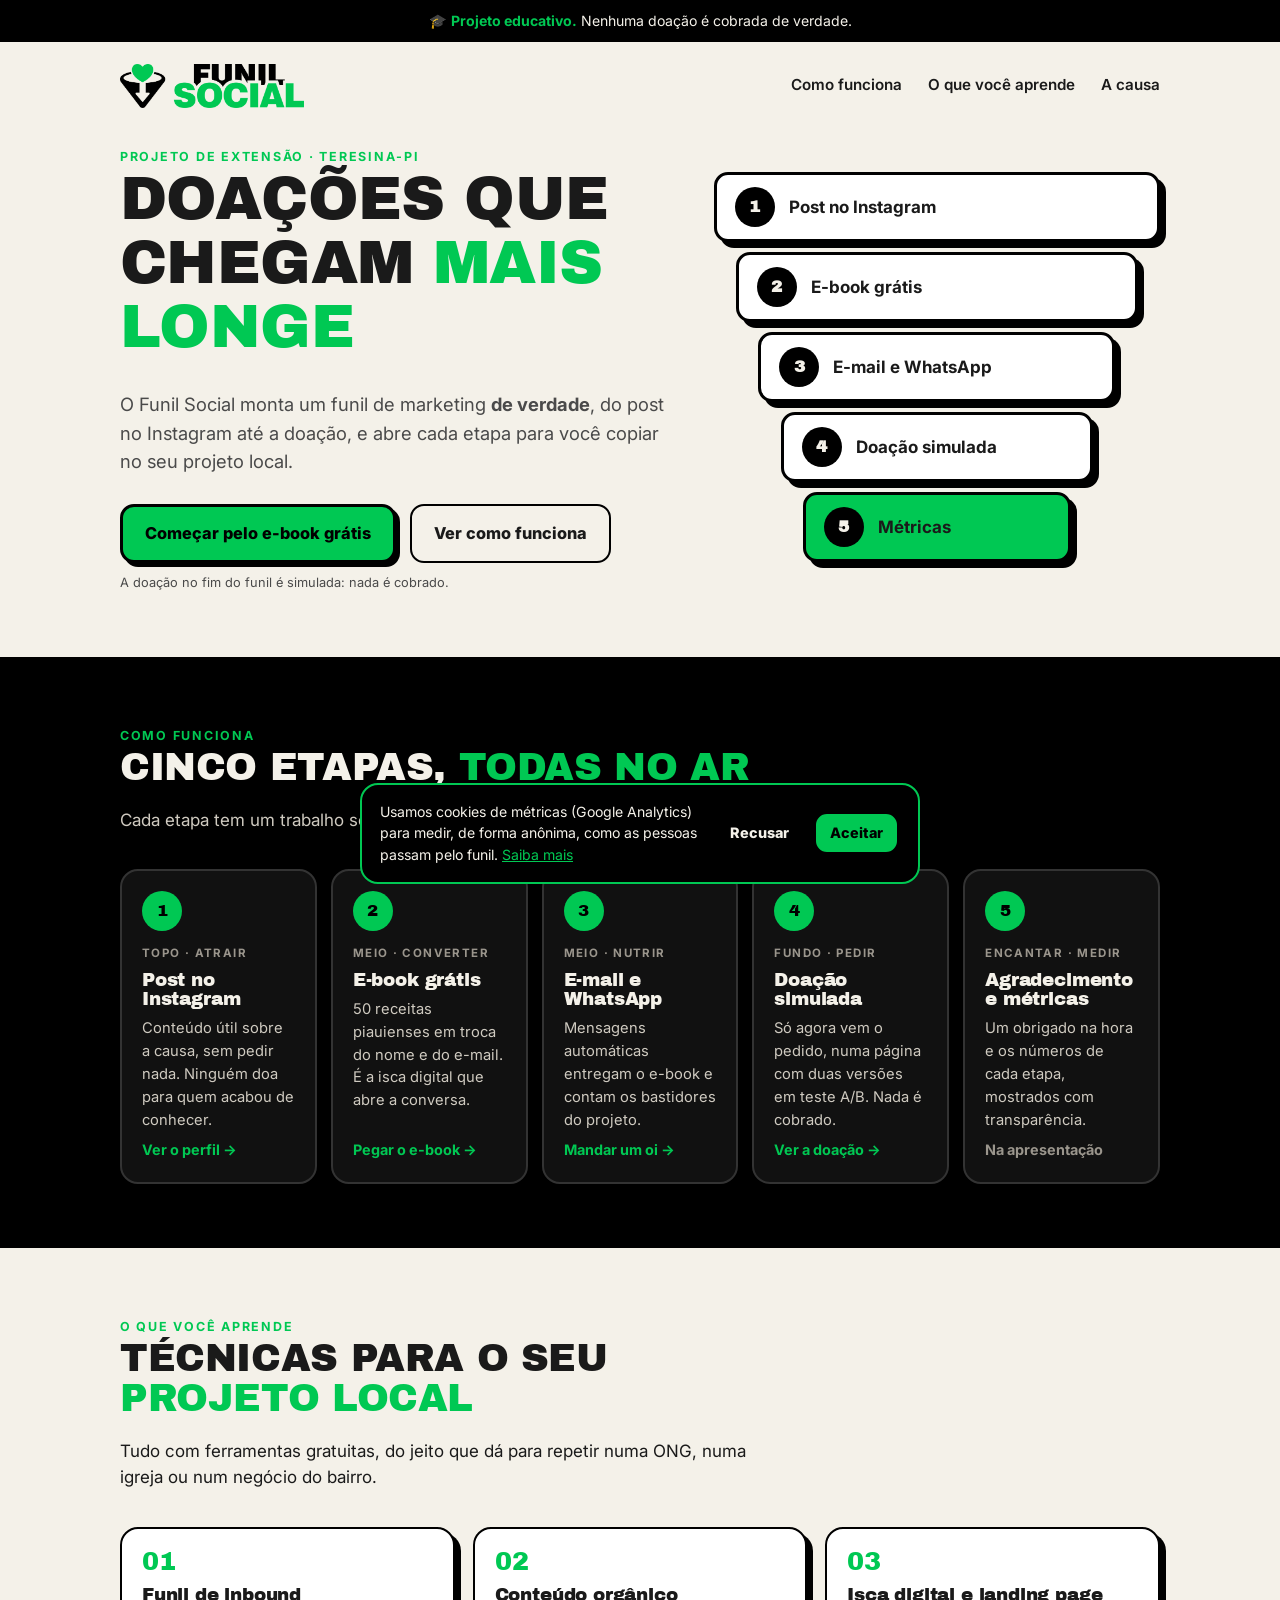
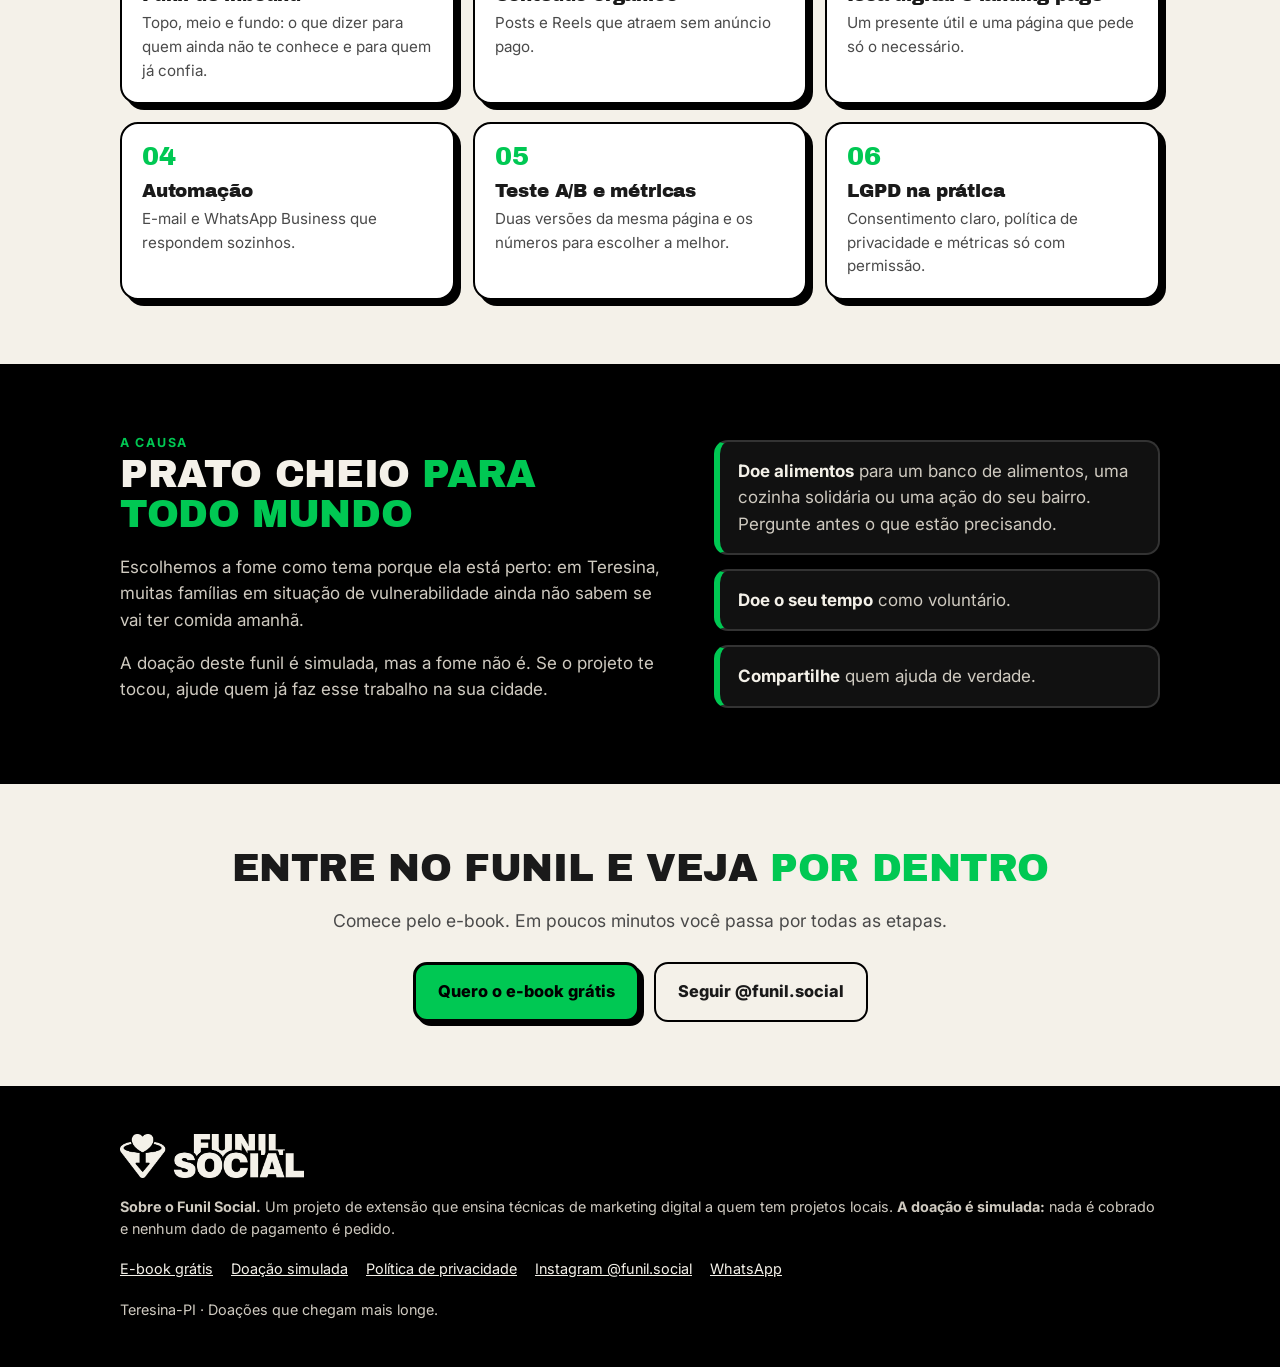
<file: index.html>
<!doctype html>
<html lang="pt-BR">
<head>
  <meta charset="utf-8">
  <meta name="viewport" content="width=device-width, initial-scale=1">
  <title>Funil Social | Doações que chegam mais longe</title>
  <meta name="description" content="Projeto de extensão de Teresina-PI que monta um funil de marketing de verdade, do post no Instagram à doação, e mostra cada passo para você aplicar no seu projeto local.">
  <meta property="og:title" content="Funil Social: doações que chegam mais longe">
  <meta property="og:description" content="Um funil de marketing de verdade, do post à doação, aberto para você copiar no seu projeto local.">
  <meta property="og:image" content="assets/og.jpg">
  <meta property="og:type" content="website">
  <meta name="theme-color" content="#000000">
  <link rel="icon" href="assets/icone.png">
  <link rel="preconnect" href="https://fonts.googleapis.com">
  <link rel="preconnect" href="https://fonts.gstatic.com" crossorigin>
  <link href="https://fonts.googleapis.com/css2?family=Archivo+Black&family=Inter:wght@400;500;600;700;800&display=swap" rel="stylesheet">
  <link rel="stylesheet" href="assets/style.css">
  <script src="assets/config.js"></script>
  <script src="assets/tracking.js"></script>
</head>
<body>

  <div class="aviso">🎓 <strong>Projeto educativo.</strong> Nenhuma doação é cobrada de verdade.</div>

  <header class="topo">
    <div class="wrap topo-flex">
      <a href="index.html"><img src="assets/logo-h.png" alt="Funil Social" width="217" height="52"></a>
      <nav class="menu" aria-label="Seções">
        <a href="#como-funciona">Como funciona</a>
        <a href="#aprenda">O que você aprende</a>
        <a href="#causa">A causa</a>
      </nav>
    </div>
  </header>

  <main>
    <!-- HERO -->
    <section class="hero">
      <div class="wrap hero-grid">
        <div>
          <span class="selo verde">Projeto de extensão · Teresina-PI</span>
          <h1>Doações que chegam <span class="verde">mais longe</span></h1>
          <p class="sub">O Funil Social monta um funil de marketing <strong>de verdade</strong>, do post no Instagram até a doação, e abre cada etapa para você copiar no seu projeto local.</p>
          <div class="hero-acoes">
            <a class="btn" href="e-book.html" data-track="click_ebook_home">Começar pelo e-book grátis</a>
            <a class="btn btn-ghost" href="#como-funciona">Ver como funciona</a>
          </div>
          <p class="miudo">A doação no fim do funil é simulada: nada é cobrado.</p>
        </div>

        <ol class="funil" aria-label="As 5 etapas do funil">
          <li><span class="n">1</span>Post no Instagram</li>
          <li><span class="n">2</span>E-book grátis</li>
          <li><span class="n">3</span>E-mail e WhatsApp</li>
          <li><span class="n">4</span>Doação simulada</li>
          <li class="fim"><span class="n">5</span>Métricas</li>
        </ol>
      </div>
    </section>

    <!-- COMO FUNCIONA -->
    <section class="bloco escuro" id="como-funciona">
      <div class="wrap">
        <div class="cabeca">
          <span class="selo verde">Como funciona</span>
          <h2>Cinco etapas, <span class="verde">todas no ar</span></h2>
          <p>Cada etapa tem um trabalho só. Clique e veja funcionando.</p>
        </div>
        <div class="etapas">
          <a class="etapa" href="https://instagram.com/funil.social" target="_blank" rel="noopener" data-track="click_instagram">
            <span class="n">1</span><span class="fase">Topo · atrair</span>
            <h3>Post no Instagram</h3>
            <p>Conteúdo útil sobre a causa, sem pedir nada. Ninguém doa para quem acabou de conhecer.</p>
            <span class="ver">Ver o perfil →</span>
          </a>
          <a class="etapa" href="e-book.html">
            <span class="n">2</span><span class="fase">Meio · converter</span>
            <h3>E-book grátis</h3>
            <p>50 receitas piauienses em troca do nome e do e-mail. É a isca digital que abre a conversa.</p>
            <span class="ver">Pegar o e-book →</span>
          </a>
          <a class="etapa" data-wa="Oi! Vim pelo site do Funil Social." target="_blank" rel="noopener" data-track="click_whatsapp" data-fb="Contact">
            <span class="n">3</span><span class="fase">Meio · nutrir</span>
            <h3>E-mail e WhatsApp</h3>
            <p>Mensagens automáticas entregam o e-book e contam os bastidores do projeto.</p>
            <span class="ver">Mandar um oi →</span>
          </a>
          <a class="etapa" href="doar.html">
            <span class="n">4</span><span class="fase">Fundo · pedir</span>
            <h3>Doação simulada</h3>
            <p>Só agora vem o pedido, numa página com duas versões em teste A/B. Nada é cobrado.</p>
            <span class="ver">Ver a doação →</span>
          </a>
          <div class="etapa">
            <span class="n">5</span><span class="fase">Encantar · medir</span>
            <h3>Agradecimento e métricas</h3>
            <p>Um obrigado na hora e os números de cada etapa, mostrados com transparência.</p>
            <span class="ver mudo">Na apresentação</span>
          </div>
        </div>
      </div>
    </section>

    <!-- O QUE VOCÊ APRENDE -->
    <section class="bloco" id="aprenda">
      <div class="wrap">
        <div class="cabeca">
          <span class="selo verde">O que você aprende</span>
          <h2>Técnicas para o seu <span class="verde">projeto local</span></h2>
          <p>Tudo com ferramentas gratuitas, do jeito que dá para repetir numa ONG, numa igreja ou num negócio do bairro.</p>
        </div>
        <div class="grid-3 tecnicas">
          <div class="item"><span class="ico">01</span><h3>Funil de inbound</h3><p>Topo, meio e fundo: o que dizer para quem ainda não te conhece e para quem já confia.</p></div>
          <div class="item"><span class="ico">02</span><h3>Conteúdo orgânico</h3><p>Posts e Reels que atraem sem anúncio pago.</p></div>
          <div class="item"><span class="ico">03</span><h3>Isca digital e landing page</h3><p>Um presente útil e uma página que pede só o necessário.</p></div>
          <div class="item"><span class="ico">04</span><h3>Automação</h3><p>E-mail e WhatsApp Business que respondem sozinhos.</p></div>
          <div class="item"><span class="ico">05</span><h3>Teste A/B e métricas</h3><p>Duas versões da mesma página e os números para escolher a melhor.</p></div>
          <div class="item"><span class="ico">06</span><h3>LGPD na prática</h3><p>Consentimento claro, política de privacidade e métricas só com permissão.</p></div>
        </div>
      </div>
    </section>

    <!-- A CAUSA -->
    <section class="bloco escuro" id="causa">
      <div class="wrap hero-grid">
        <div>
          <span class="selo verde">A causa</span>
          <h2>Prato cheio <span class="verde">para todo mundo</span></h2>
          <p>Escolhemos a fome como tema porque ela está perto: em Teresina, muitas famílias em situação de vulnerabilidade ainda não sabem se vai ter comida amanhã.</p>
          <p>A doação deste funil é simulada, mas a fome não é. Se o projeto te tocou, ajude quem já faz esse trabalho na sua cidade.</p>
        </div>
        <ul class="ajuda-lista">
          <li><strong>Doe alimentos</strong> para um banco de alimentos, uma cozinha solidária ou uma ação do seu bairro. Pergunte antes o que estão precisando.</li>
          <li><strong>Doe o seu tempo</strong> como voluntário.</li>
          <li><strong>Compartilhe</strong> quem ajuda de verdade.</li>
        </ul>
      </div>
    </section>

    <!-- CHAMADA FINAL -->
    <section class="bloco final">
      <div class="wrap centro">
        <h2>Entre no funil e veja <span class="verde">por dentro</span></h2>
        <p class="sub">Comece pelo e-book. Em poucos minutos você passa por todas as etapas.</p>
        <div class="hero-acoes centro-flex">
          <a class="btn" href="e-book.html" data-track="click_ebook_home">Quero o e-book grátis</a>
          <a class="btn btn-ghost" href="https://instagram.com/funil.social" target="_blank" rel="noopener" data-track="click_instagram">Seguir @funil.social</a>
        </div>
      </div>
    </section>
  </main>

  <footer>
    <div class="wrap">
      <img src="assets/logo-h-claro.png" alt="Funil Social" width="184" height="44">
      <p><strong>Sobre o Funil Social.</strong> Um projeto de extensão que ensina técnicas de marketing digital a quem tem projetos locais. <strong>A doação é simulada:</strong> nada é cobrado e nenhum dado de pagamento é pedido.</p>
      <div class="links">
        <a href="e-book.html">E-book grátis</a>
        <a href="doar.html">Doação simulada</a>
        <a href="privacidade.html">Política de privacidade</a>
        <a data-track="click_instagram" href="https://instagram.com/funil.social" target="_blank" rel="noopener">Instagram @funil.social</a>
        <a data-track="click_whatsapp" data-fb="Contact" data-wa="Oi! Vim pelo site do Funil Social." target="_blank" rel="noopener">WhatsApp</a>
      </div>
      <p>Teresina-PI · Doações que chegam mais longe.</p>
    </div>
  </footer>
</body>
</html>
</file>
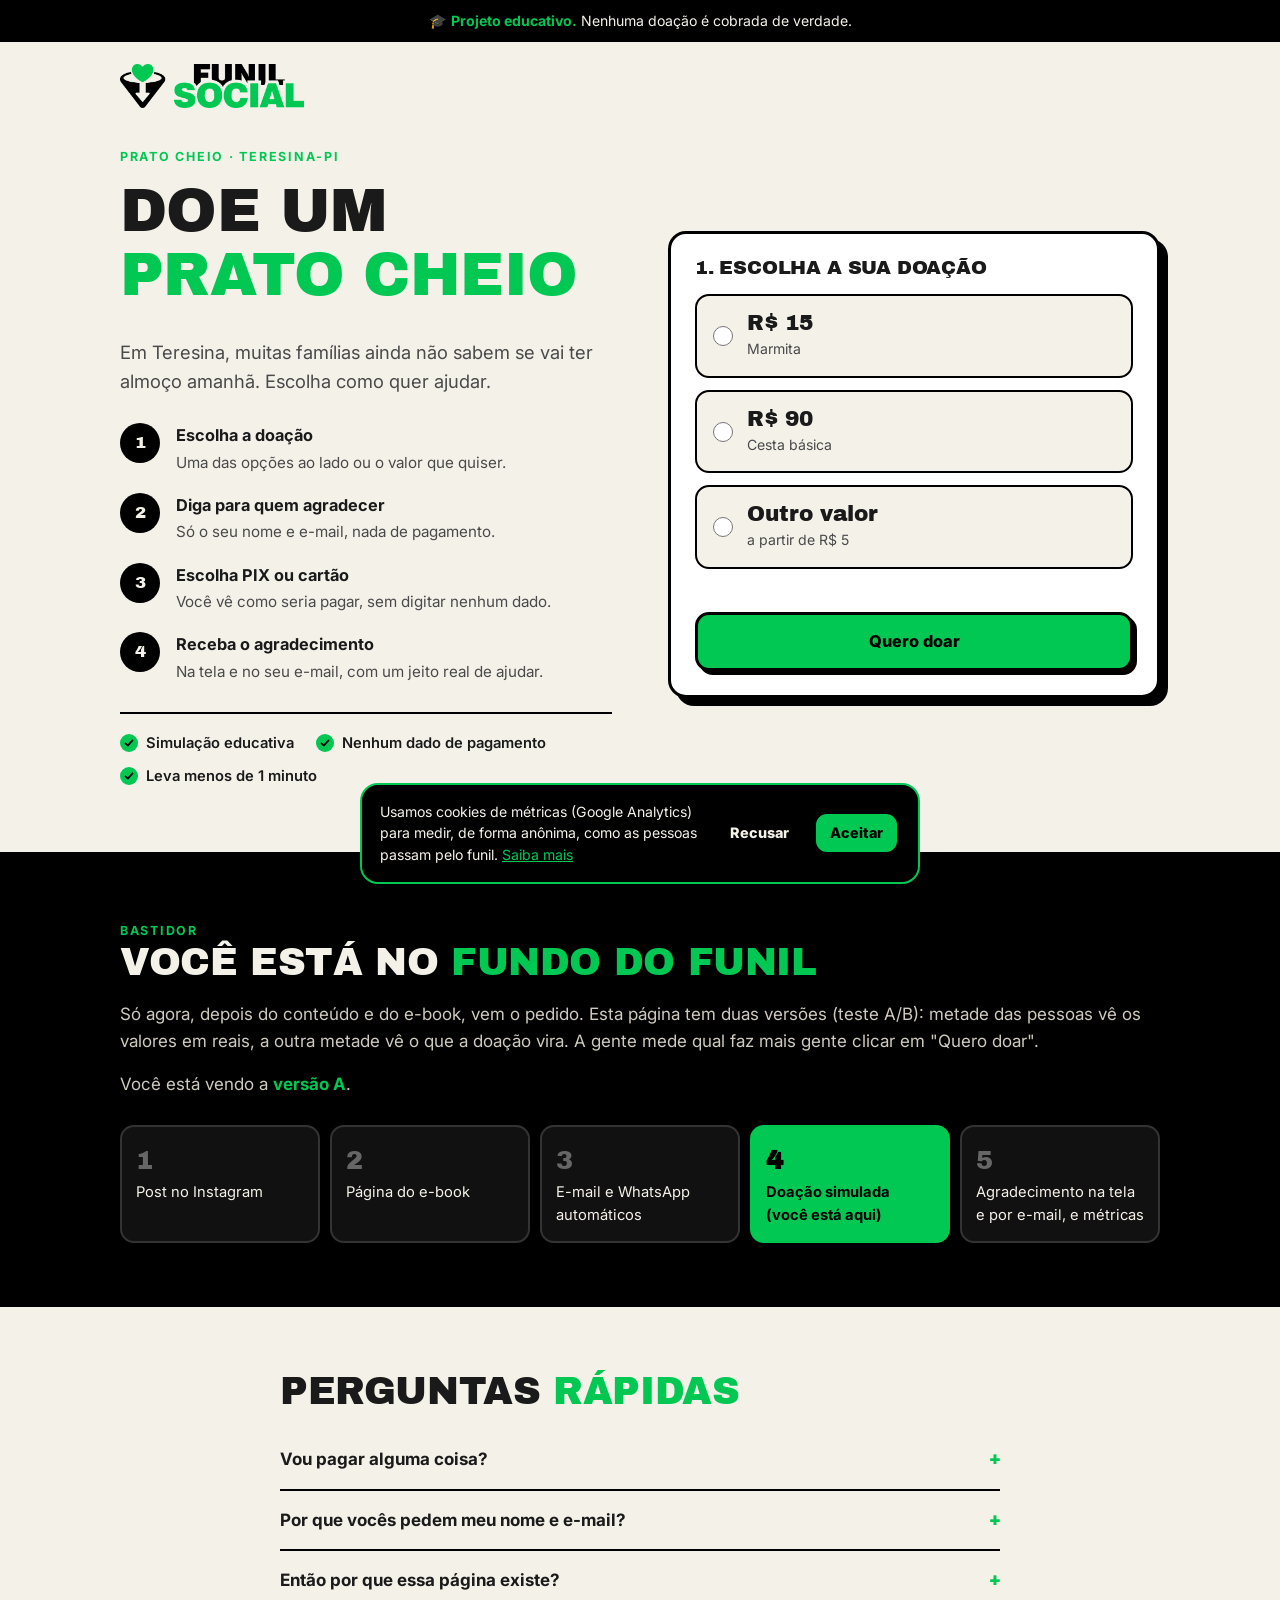
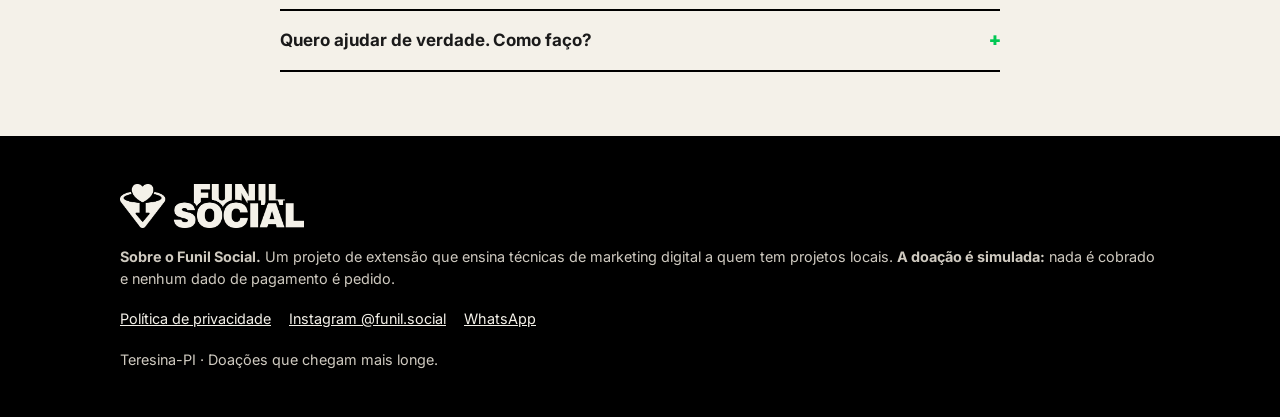
<file: doar.html>
<!doctype html>
<html lang="pt-BR">
<head>
  <meta charset="utf-8">
  <meta name="viewport" content="width=device-width, initial-scale=1">
  <title>Doe um prato cheio (simulação) | Funil Social</title>
  <meta name="description" content="Etapa final do funil do Funil Social: uma página de doação simulada, com teste A/B. Nada é cobrado.">
  <meta property="og:title" content="Doe um prato cheio (simulação educativa)">
  <meta property="og:description" content="Veja como funciona uma página de doação de verdade. É uma simulação: nada é cobrado.">
  <meta property="og:image" content="assets/og.jpg">
  <meta name="theme-color" content="#000000">
  <link rel="icon" href="assets/icone.png">
  <link rel="preconnect" href="https://fonts.googleapis.com">
  <link rel="preconnect" href="https://fonts.gstatic.com" crossorigin>
  <link href="https://fonts.googleapis.com/css2?family=Archivo+Black&family=Inter:wght@400;500;600;700;800&display=swap" rel="stylesheet">
  <link rel="stylesheet" href="assets/style.css">
  <script src="assets/config.js"></script>
  <script src="assets/tracking.js"></script>
  <script src="assets/ab.js"></script>
</head>
<body>

  <div class="aviso">🎓 <strong>Projeto educativo.</strong> Nenhuma doação é cobrada de verdade.</div>

  <header class="topo">
    <div class="wrap"><a href="index.html"><img src="assets/logo-h.png" alt="Funil Social" width="217" height="52"></a></div>
  </header>

  <main>
    <section class="hero doar">
      <div class="wrap doar-grid">
        <div>
          <span class="selo verde">Prato Cheio · Teresina-PI</span>
          <h1>Doe um <span class="verde">prato cheio</span></h1>
          <p class="sub">Em Teresina, muitas famílias ainda não sabem se vai ter almoço amanhã. Escolha como quer ajudar.</p>

          <ol class="tres-passos" aria-label="Como funciona">
            <li><span class="n">1</span><div><strong>Escolha a doação</strong><span>Uma das opções ao lado ou o valor que quiser.</span></div></li>
            <li><span class="n">2</span><div><strong>Diga para quem agradecer</strong><span>Só o seu nome e e-mail, nada de pagamento.</span></div></li>
            <li><span class="n">3</span><div><strong>Escolha PIX ou cartão</strong><span>Você vê como seria pagar, sem digitar nenhum dado.</span></div></li>
            <li><span class="n">4</span><div><strong>Receba o agradecimento</strong><span>Na tela e no seu e-mail, com um jeito real de ajudar.</span></div></li>
          </ol>

          <ul class="garantias">
            <li>Simulação educativa</li>
            <li>Nenhum dado de pagamento</li>
            <li>Leva menos de 1 minuto</li>
          </ul>
        </div>

        <div class="card card-doar">
          <!-- PASSO 1: escolher o valor -->
          <form id="passo1" novalidate>
            <h2 class="card-titulo">1. Escolha a sua doação</h2>
            <div class="opcoes" role="radiogroup" aria-label="Valor da doação">

              <label class="opcao">
                <input type="radio" name="item" value="marmita" data-valor="15">
                <span class="opcao-corpo">
                  <span class="so-a"><strong class="grande">R$ 15</strong><span class="peq">Marmita</span></span>
                  <span class="so-b"><strong class="grande">1 almoço quentinho</strong><span class="peq">uma marmita · R$ 15</span></span>
                </span>
              </label>

              <label class="opcao">
                <input type="radio" name="item" value="cesta" data-valor="90">
                <span class="opcao-corpo">
                  <span class="so-a"><strong class="grande">R$ 90</strong><span class="peq">Cesta básica</span></span>
                  <span class="so-b"><strong class="grande">Comida para uma família</strong><span class="peq">uma cesta básica com arroz, feijão, farinha, óleo, macarrão, açúcar e café · R$ 90</span></span>
                </span>
              </label>

              <label class="opcao">
                <input type="radio" name="item" value="livre" data-valor="">
                <span class="opcao-corpo">
                  <span class="so-a"><strong class="grande">Outro valor</strong><span class="peq">a partir de R$ 5</span></span>
                  <span class="so-b"><strong class="grande">Você escolhe o tamanho</strong><span class="peq">a partir de R$ 5</span></span>
                </span>
              </label>

              <div class="livre" id="livre" hidden>
                <label for="valor-livre">Quanto você quer doar?</label>
                <div class="campo-reais"><span>R$</span><input id="valor-livre" type="text" inputmode="numeric" autocomplete="off" placeholder="30"></div>
                <p class="impacto so-b" id="impacto" aria-live="polite"></p>
              </div>
            </div>

            <p class="erro" id="erro1" role="alert"></p>
            <button class="btn btn-full" type="submit" id="quero-doar">Quero doar</button>
          </form>

          <!-- PASSO 2: nome e e-mail para o agradecimento -->
          <form id="passo2" novalidate hidden>
            <h2 class="card-titulo">2. Para quem agradecer?</h2>
            <p class="resumo">Sua doação: <strong class="resumo-valor"></strong> <button type="button" class="link" data-trocar>trocar</button></p>

            <label for="nome">Seu primeiro nome</label>
            <input id="nome" name="NOME" type="text" autocomplete="given-name" required>

            <label for="email">Seu melhor e-mail</label>
            <input id="email" name="EMAIL" type="email" autocomplete="email" inputmode="email" required>

            <!-- Campo armadilha contra robôs (o Brevo usa este nome) -->
            <input class="hp" type="text" name="email_address_check" tabindex="-1" autocomplete="off" aria-hidden="true">

            <label class="consent">
              <input type="checkbox" id="optin" name="OPT_IN" value="1" required>
              <span>Aceito receber o e-mail de agradecimento e mensagens do Funil Social. Posso cancelar quando quiser. Li a <a href="privacidade.html" target="_blank">política de privacidade</a>.</span>
            </label>

            <p class="erro" id="erro2" role="alert"></p>
            <button class="btn btn-full" type="submit">Continuar</button>
            <p class="miudo">Você recebe o agradecimento por e-mail quando concluir a simulação.</p>
          </form>

          <!-- PASSO 3: forma de pagamento (simulada) -->
          <div id="passo3" hidden>
            <h2 class="card-titulo">3. Como você quer doar?</h2>
            <p class="resumo">Sua doação: <strong class="resumo-valor"></strong> <button type="button" class="link" data-trocar>trocar</button></p>

            <p class="alerta">⚠️ <strong>Simulação:</strong> nenhum valor será cobrado. Clique para ver como funciona o fim do funil.</p>

            <div class="abas" role="tablist" aria-label="Forma de pagamento">
              <button class="aba" role="tab" aria-selected="false" aria-controls="painel-pix" id="aba-pix" type="button">PIX</button>
              <button class="aba" role="tab" aria-selected="false" aria-controls="painel-cartao" id="aba-cartao" type="button">Cartão</button>
            </div>

            <div id="painel-pix" role="tabpanel" aria-labelledby="aba-pix" hidden>
              <div class="qr">
                <svg id="qr" viewBox="0 0 29 29" aria-hidden="true" shape-rendering="crispEdges"></svg>
                <span class="carimbo">SIMULAÇÃO</span>
              </div>
              <p class="miudo centro">Este QR Code é só um desenho: ele não é um PIX e não leva a lugar nenhum.</p>
              <div class="copia">
                <code id="codigo">FUNIL-SOCIAL-SIMULACAO-NADA-E-COBRADO</code>
                <button type="button" class="btn btn-ghost" id="copiar">Copiar</button>
              </div>
              <button class="btn btn-full" type="button" data-pagar="pix">Simular pagamento por PIX</button>
            </div>

            <div id="painel-cartao" role="tabpanel" aria-labelledby="aba-cartao" hidden>
              <div class="cartao-demo" aria-hidden="true">
                <span class="chip"></span>
                <span class="num">0000 0000 0000 0000</span>
                <span class="linha"><span>CARTÃO DE DEMONSTRAÇÃO</span><span>00/00</span></span>
                <span class="carimbo">SIMULAÇÃO</span>
              </div>
              <p class="miudo">Numa página de verdade, os dados do cartão seriam digitados dentro do ambiente seguro de uma plataforma de pagamento. <strong>Aqui não pedimos nenhum dado.</strong></p>
              <button class="btn btn-full" type="button" data-pagar="cartao">Simular pagamento com cartão</button>
            </div>
          </div>
        </div>
      </div>
    </section>

    <!-- BASTIDOR -->
    <section class="bloco escuro">
      <div class="wrap">
        <span class="selo verde">Bastidor</span>
        <h2>Você está no <span class="verde">fundo do funil</span></h2>
        <p>Só agora, depois do conteúdo e do e-book, vem o pedido. Esta página tem duas versões (teste A/B): metade das pessoas vê os valores em reais, a outra metade vê o que a doação vira. A gente mede qual faz mais gente clicar em "Quero doar".</p>
        <p>Você está vendo a <strong class="verde">versão <span id="letra">A</span></strong>.</p>
        <ol class="passos">
          <li>Post no Instagram</li>
          <li>Página do e-book</li>
          <li>E-mail e WhatsApp automáticos</li>
          <li class="aqui">Doação simulada (você está aqui)</li>
          <li>Agradecimento na tela e por e-mail, e métricas</li>
        </ol>
      </div>
    </section>

    <section class="bloco">
      <div class="wrap" style="max-width:760px">
        <h2>Perguntas <span class="verde">rápidas</span></h2>
        <details><summary>Vou pagar alguma coisa?</summary><p>Não. É um projeto educativo e esta página é uma simulação. Os botões de PIX e cartão não processam pagamentos e não pedem dados bancários, de cartão ou CPF.</p></details>
        <details><summary>Por que vocês pedem meu nome e e-mail?</summary><p>Só para mandar o e-mail de agradecimento, que também faz parte do funil. Nenhum dado de pagamento é pedido, e você pode cancelar o recebimento quando quiser.</p></details>
        <details><summary>Então por que essa página existe?</summary><p>Para mostrar, na prática, como funciona a última etapa de um funil de doação, e testar qual versão da página convence mais.</p></details>
        <details><summary>Quero ajudar de verdade. Como faço?</summary><p>Procure um banco de alimentos, uma cozinha solidária ou uma ação da sua igreja ou do seu bairro em Teresina. Doar alimentos e tempo como voluntário faz muita diferença.</p></details>
      </div>
    </section>
  </main>

  <footer>
    <div class="wrap">
      <img src="assets/logo-h-claro.png" alt="Funil Social" width="184" height="44">
      <p><strong>Sobre o Funil Social.</strong> Um projeto de extensão que ensina técnicas de marketing digital a quem tem projetos locais. <strong>A doação é simulada:</strong> nada é cobrado e nenhum dado de pagamento é pedido.</p>
      <div class="links">
        <a href="privacidade.html">Política de privacidade</a>
        <a data-track="click_instagram" href="https://instagram.com/funil.social" target="_blank" rel="noopener">Instagram @funil.social</a>
        <a data-track="click_whatsapp" data-fb="Contact" data-wa="Oi! Vim pela página de doação do Funil Social." target="_blank" rel="noopener">WhatsApp</a>
      </div>
      <p>Teresina-PI · Doações que chegam mais longe.</p>
    </div>
  </footer>

  <script>
  (function () {
    var V = window.FS_AB;
    var PRECO_MARMITA = 15, MINIMO = 5;
    document.getElementById("letra").textContent = V.toUpperCase();

    // Conta uma visita por variante (é a base do teste A/B).
    document.addEventListener("DOMContentLoaded", function () { fsTrack("ab_view", {}); });

    var form = document.getElementById("passo1"), erro = document.getElementById("erro1");
    var livre = document.getElementById("livre"), campo = document.getElementById("valor-livre");
    var impacto = document.getElementById("impacto");
    var escolha = null, contato = null;
    var passo2 = document.getElementById("passo2"), passo3 = document.getElementById("passo3");
    var erro2 = document.getElementById("erro2");
    function mostra(qual) {
      form.hidden = qual !== 1; passo2.hidden = qual !== 2; passo3.hidden = qual !== 3;
      document.querySelector(".card-doar").scrollIntoView({ behavior: "smooth", block: "start" });
    }

    function reais(n) { return "R$ " + n.toLocaleString("pt-BR"); }
    function lerLivre() { var n = parseInt(campo.value.replace(/\D/g, ""), 10); return isNaN(n) ? 0 : n; }
    function descreve(item, valor) {
      if (item === "marmita") return reais(valor) + " · 1 marmita";
      if (item === "cesta") return reais(valor) + " · 1 cesta básica";
      return reais(valor);
    }
    function marmitas(valor) {
      var m = Math.floor(valor / PRECO_MARMITA);
      if (m < 1) return "= parte de uma marmita";
      return "= " + m + (m === 1 ? " marmita" : " marmitas") + " (" + (m === 1 ? "1 almoço" : m + " almoços") + ")";
    }

    form.addEventListener("change", function (e) {
      if (e.target.name !== "item") return;
      erro.textContent = "";
      livre.hidden = e.target.value !== "livre";
      if (!livre.hidden) campo.focus();
      fsTrack("select_item", { item_name: e.target.value });
    });
    campo.addEventListener("input", function () {
      campo.value = campo.value.replace(/\D/g, "").slice(0, 5);
      var n = lerLivre();
      impacto.textContent = n >= MINIMO ? marmitas(n) : "";
    });

    form.addEventListener("submit", function (e) {
      e.preventDefault();
      var r = form.querySelector("input[name=item]:checked");
      if (!r) { erro.textContent = "Escolha uma das opções."; return; }
      var valor = r.value === "livre" ? lerLivre() : parseInt(r.getAttribute("data-valor"), 10);
      if (r.value === "livre" && valor < MINIMO) { erro.textContent = "O valor mínimo é R$ 5."; campo.focus(); return; }
      escolha = { item: r.value, valor: valor };
      fsTrack("begin_checkout", { currency: "BRL", value: valor, item_name: r.value });
      document.querySelectorAll(".resumo-valor").forEach(function (el) { el.textContent = descreve(r.value, valor); });
      mostra(contato ? 3 : 2);
      if (!contato) passo2.NOME.focus();
    });

    document.querySelectorAll("[data-trocar]").forEach(function (b) { b.onclick = function () { mostra(1); }; });

    // Nome e e-mail: só guardamos aqui; o envio ao Brevo acontece quando a pessoa conclui a simulação.
    passo2.addEventListener("submit", function (e) {
      e.preventDefault();
      erro2.textContent = "";
      var nome = passo2.NOME.value.trim(), email = passo2.EMAIL.value.trim();
      if (!nome) { erro2.textContent = "Coloque o seu nome."; passo2.NOME.focus(); return; }
      if (!/^[^\s@]+@[^\s@]+\.[^\s@]+$/.test(email)) { erro2.textContent = "Confira o seu e-mail."; passo2.EMAIL.focus(); return; }
      if (!passo2.OPT_IN.checked) { erro2.textContent = "Marque a caixa de consentimento para receber o agradecimento."; return; }
      contato = { nome: nome, robo: !!passo2.email_address_check.value };
      fsTrack("doacao_contato", { currency: "BRL", value: escolha.valor, item_name: escolha.item });
      mostra(3);
    });

    // Lista "Doadores demo" no Brevo, cuja automação manda o e-mail de agradecimento.
    function enviaContato() {
      var C = window.FS_CONFIG || {};
      if (contato.robo) return Promise.resolve();
      if (!C.BREVO_DOACAO_ACTION) { console.info("[demo] Brevo da doação não configurado: contato não foi salvo."); return Promise.resolve(); }
      var dados = new FormData(passo2);
      dados.set("locale", "pt");
      dados.set("html_type", "simple");
      // O Brevo não devolve CORS; "no-cors" envia e segue em frente.
      return fetch(C.BREVO_DOACAO_ACTION, { method: "POST", body: dados, mode: "no-cors" }).catch(function () {});
    }

    // Abas PIX / cartão
    var abas = { pix: document.getElementById("aba-pix"), cartao: document.getElementById("aba-cartao") };
    var paineis = { pix: document.getElementById("painel-pix"), cartao: document.getElementById("painel-cartao") };
    function abrir(qual) {
      Object.keys(abas).forEach(function (k) {
        abas[k].setAttribute("aria-selected", k === qual);
        paineis[k].hidden = k !== qual;
      });
      fsTrack("add_payment_info", { currency: "BRL", value: escolha.valor, payment_type: qual });
    }
    abas.pix.onclick = function () { abrir("pix"); };
    abas.cartao.onclick = function () { abrir("cartao"); };

    // QR Code de enfeite: um desenho com os 3 cantos de um QR, sem nenhum conteúdo.
    (function desenhaQR() {
      var svg = document.getElementById("qr"), n = 29, d = "", seed = 7;
      function rnd() { seed = (seed * 9301 + 49297) % 233280; return seed / 233280; }
      function canto(x, y) { return x < 8 && y < 8 || x > n - 9 && y < 8 || x < 8 && y > n - 9; }
      for (var y = 0; y < n; y++) for (var x = 0; x < n; x++) if (!canto(x, y) && rnd() < 0.48) d += "M" + x + " " + y + "h1v1h-1z";
      [[0, 0], [n - 7, 0], [0, n - 7]].forEach(function (p) {
        d += "M" + p[0] + " " + p[1] + "h7v7h-7zM" + (p[0] + 1) + " " + (p[1] + 1) + "v5h5v-5zM" + (p[0] + 2) + " " + (p[1] + 2) + "h3v3h-3z";
      });
      svg.innerHTML = '<path fill-rule="evenodd" d="' + d + '"/>';
    })();

    document.getElementById("copiar").onclick = function () {
      var b = this, t = document.getElementById("codigo").textContent;
      var ok = function () { b.textContent = "Copiado!"; setTimeout(function () { b.textContent = "Copiar"; }, 1500); };
      if (navigator.clipboard) navigator.clipboard.writeText(t).then(ok, ok); else ok();
    };

    document.querySelectorAll("[data-pagar]").forEach(function (b) {
      b.addEventListener("click", function () {
        var metodo = b.getAttribute("data-pagar");
        b.disabled = true;
        b.textContent = "Processando a simulação...";
        fsTrack("doacao_simulada", { currency: "BRL", value: escolha.valor, item_name: escolha.item, payment_type: metodo });
        var espera = new Promise(function (ok) { setTimeout(ok, 900); });
        Promise.all([enviaContato(), espera]).then(function () {
          location.href = "obrigado-doacao.html?item=" + escolha.item + "&valor=" + escolha.valor + "&metodo=" + metodo +
            "&nome=" + encodeURIComponent(contato.nome);
        });
      });
    });
  })();
  </script>
</body>
</html>
</file>
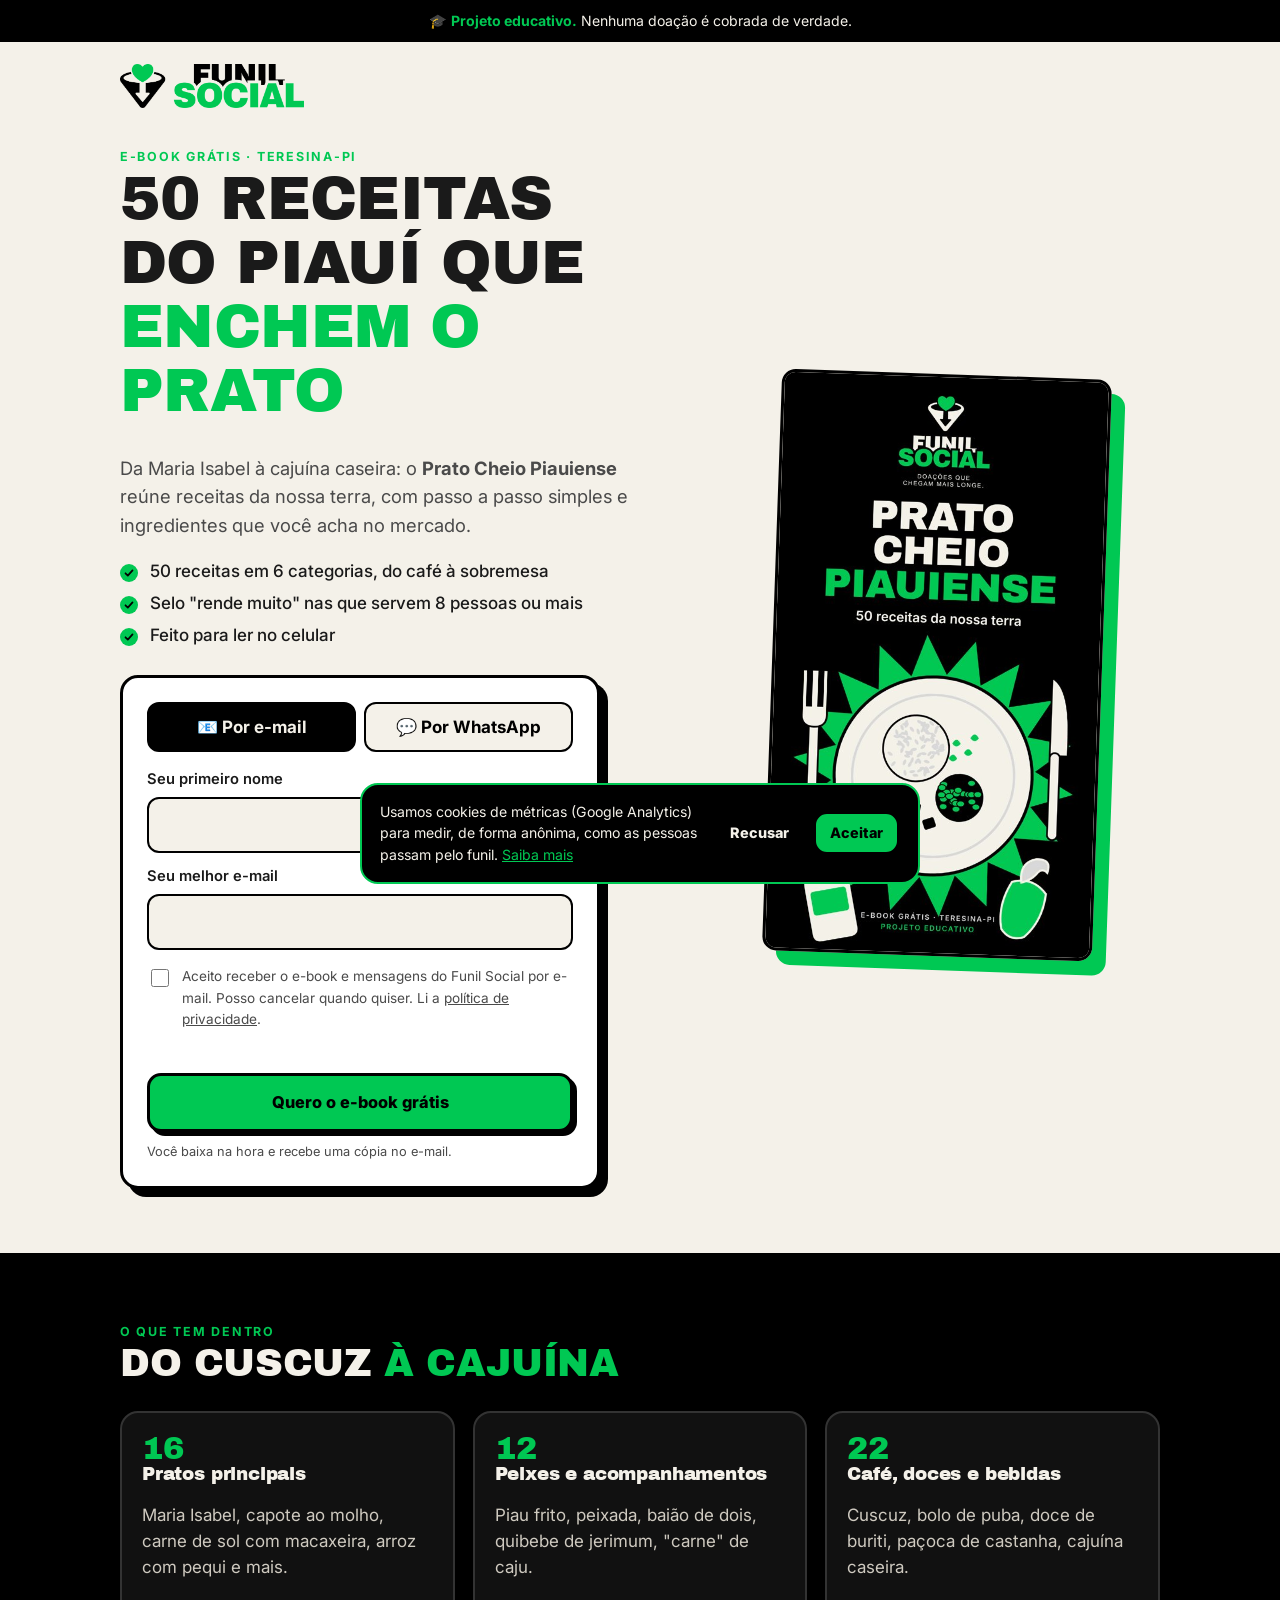
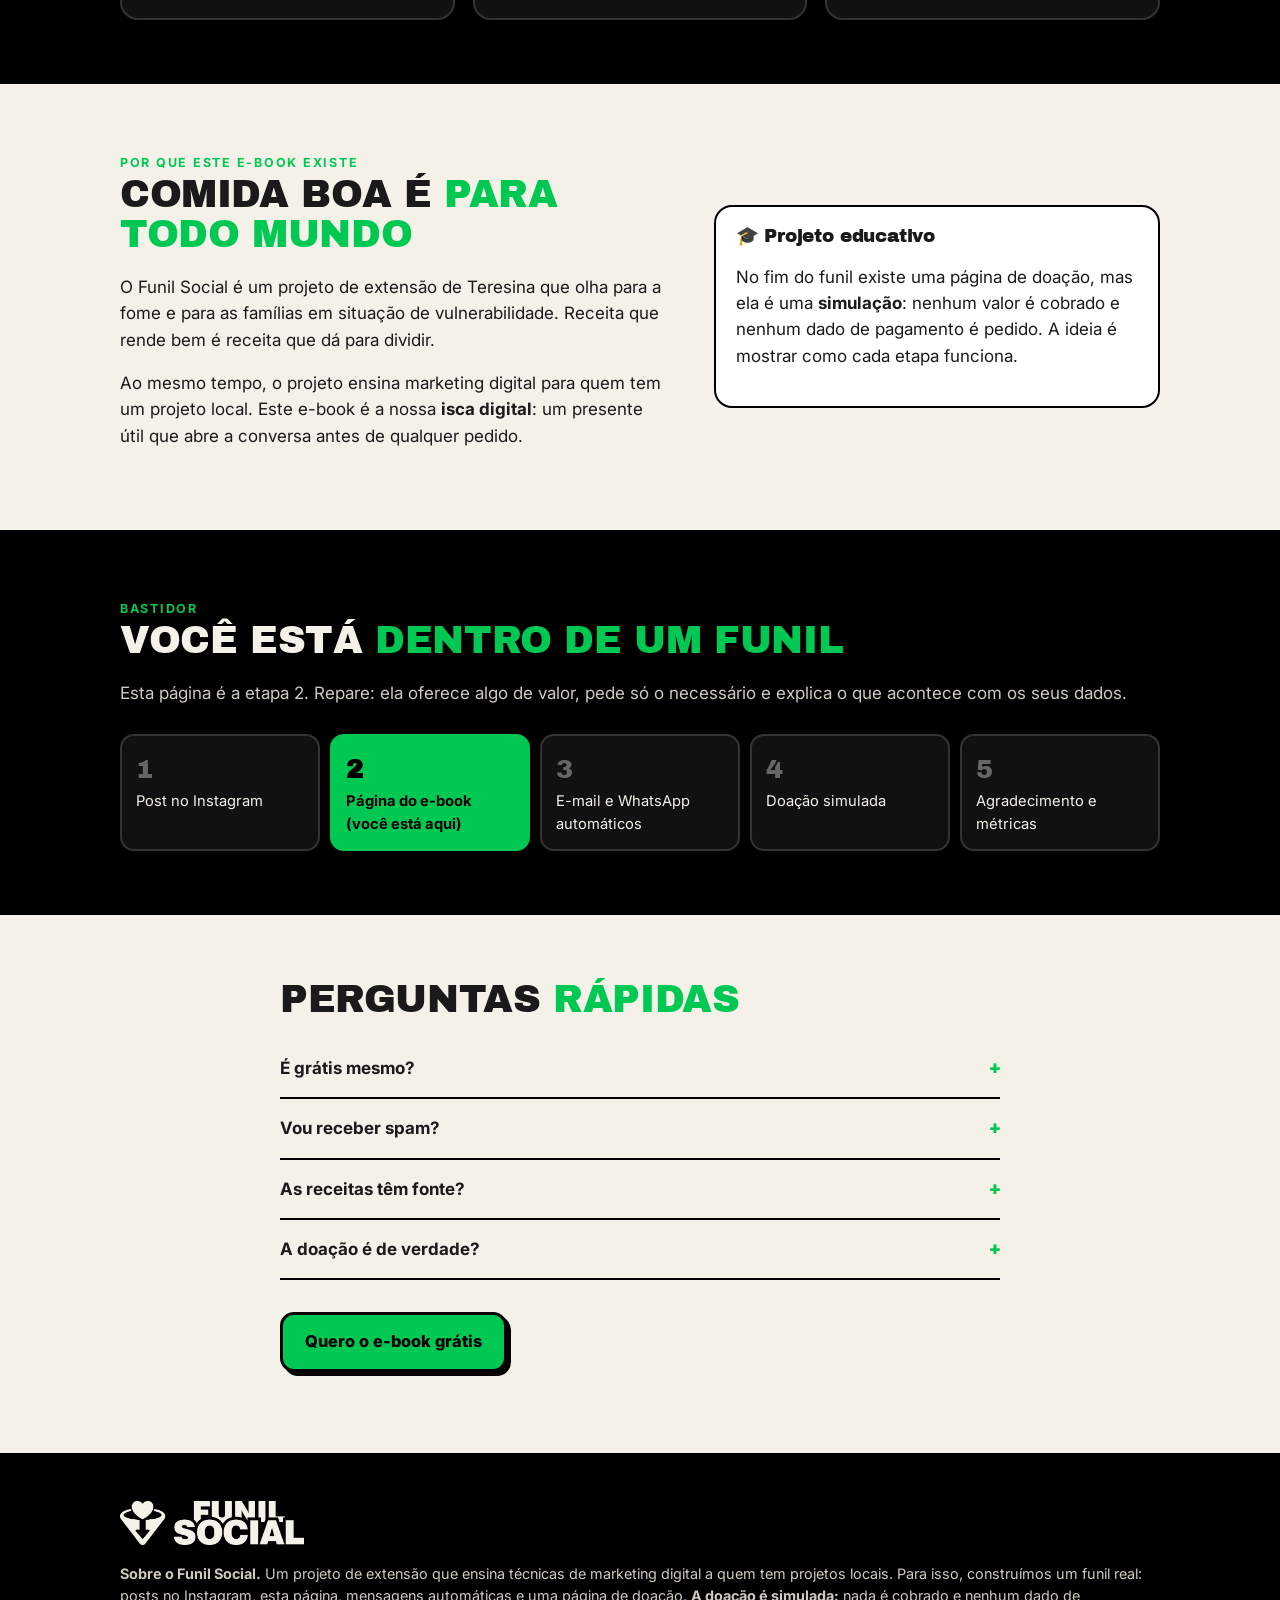
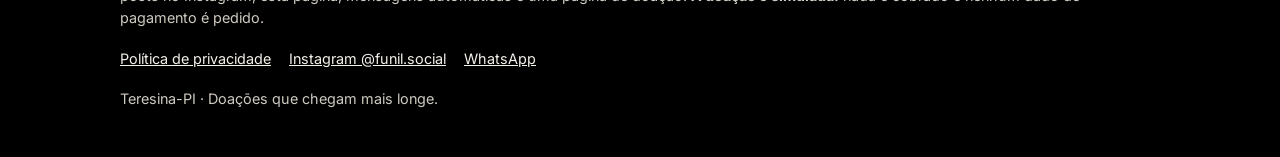
<file: e-book.html>
<!doctype html>
<html lang="pt-BR">
<head>
  <meta charset="utf-8">
  <meta name="viewport" content="width=device-width, initial-scale=1">
  <title>E-book grátis: Prato Cheio Piauiense | Funil Social</title>
  <meta name="description" content="Baixe grátis o e-book Prato Cheio Piauiense: 50 receitas da nossa terra. Um projeto educativo de Teresina contra a fome que mostra, na prática, como funciona um funil de marketing.">
  <meta property="og:title" content="Prato Cheio Piauiense: 50 receitas da nossa terra (grátis)">
  <meta property="og:description" content="Receitas piauienses que enchem o prato. Baixe grátis e conheça o Funil Social.">
  <meta property="og:image" content="assets/og.jpg">
  <meta property="og:type" content="website">
  <meta name="theme-color" content="#000000">
  <link rel="icon" href="assets/icone.png">
  <link rel="preconnect" href="https://fonts.googleapis.com">
  <link rel="preconnect" href="https://fonts.gstatic.com" crossorigin>
  <link href="https://fonts.googleapis.com/css2?family=Archivo+Black&family=Inter:wght@400;500;600;700;800&display=swap" rel="stylesheet">
  <link rel="stylesheet" href="assets/style.css">
  <script src="assets/config.js"></script>
  <script src="assets/tracking.js"></script>
</head>
<body>

  <div class="aviso">🎓 <strong>Projeto educativo.</strong> Nenhuma doação é cobrada de verdade.</div>

  <header class="topo">
    <div class="wrap"><a href="index.html"><img src="assets/logo-h.png" alt="Funil Social" width="217" height="52"></a></div>
  </header>

  <main>
    <!-- HERO + CAPTURA -->
    <section class="hero">
      <div class="wrap hero-grid">
        <div>
          <span class="selo verde">E-book grátis · Teresina-PI</span>
          <h1>50 receitas do Piauí que <span class="verde">enchem o prato</span></h1>
          <p class="sub">Da Maria Isabel à cajuína caseira: o <strong>Prato Cheio Piauiense</strong> reúne receitas da nossa terra, com passo a passo simples e ingredientes que você acha no mercado.</p>
          <ul class="lista-rapida">
            <li>50 receitas em 6 categorias, do café à sobremesa</li>
            <li>Selo "rende muito" nas que servem 8 pessoas ou mais</li>
            <li>Feito para ler no celular</li>
          </ul>

          <div class="card" id="baixar">
            <div class="abas" role="tablist" aria-label="Como você quer receber">
              <button class="aba" role="tab" aria-selected="true" aria-controls="painel-email" id="aba-email" type="button">📧 Por e-mail</button>
              <button class="aba" role="tab" aria-selected="false" aria-controls="painel-wa" id="aba-wa" type="button">💬 Por WhatsApp</button>
            </div>

            <form id="painel-email" role="tabpanel" aria-labelledby="aba-email" novalidate>
              <label for="nome">Seu primeiro nome</label>
              <input id="nome" name="NOME" type="text" autocomplete="given-name" required>

              <label for="email">Seu melhor e-mail</label>
              <input id="email" name="EMAIL" type="email" autocomplete="email" inputmode="email" required>

              <!-- Campo armadilha contra robôs (o Brevo usa este nome) -->
              <input class="hp" type="text" name="email_address_check" tabindex="-1" autocomplete="off" aria-hidden="true">

              <label class="consent">
                <input type="checkbox" id="optin" name="OPT_IN" value="1" required>
                <span>Aceito receber o e-book e mensagens do Funil Social por e-mail. Posso cancelar quando quiser. Li a <a href="privacidade.html" target="_blank">política de privacidade</a>.</span>
              </label>

              <p class="erro" id="erro" role="alert"></p>
              <button class="btn btn-full" type="submit" id="enviar">Quero o e-book grátis</button>
              <p class="miudo">Você baixa na hora e recebe uma cópia no e-mail.</p>
            </form>

            <div id="painel-wa" role="tabpanel" aria-labelledby="aba-wa" hidden>
              <p>Mande um oi no nosso WhatsApp e a gente responde com o link do e-book.</p>
              <a class="btn btn-full" id="btn-wa" data-wa="Oi! Quero o e-book Prato Cheio Piauiense 🍲" target="_blank" rel="noopener">Receber pelo WhatsApp</a>
              <p class="miudo">Ao mandar a mensagem, você concorda em conversar com o Funil Social pelo WhatsApp. Veja a <a href="privacidade.html" target="_blank">política de privacidade</a>.</p>
            </div>
          </div>
        </div>

        <img class="capa" src="assets/capa-ebook.jpg" alt="Capa do e-book Prato Cheio Piauiense: 50 receitas da nossa terra" width="540" height="960">
      </div>
    </section>

    <!-- O QUE TEM DENTRO -->
    <section class="bloco escuro">
      <div class="wrap">
        <span class="selo verde">O que tem dentro</span>
        <h2>Do cuscuz <span class="verde">à cajuína</span></h2>
        <div class="grid-3">
          <div class="item"><div class="num">16</div><h3>Pratos principais</h3><p>Maria Isabel, capote ao molho, carne de sol com macaxeira, arroz com pequi e mais.</p></div>
          <div class="item"><div class="num">12</div><h3>Peixes e acompanhamentos</h3><p>Piau frito, peixada, baião de dois, quibebe de jerimum, "carne" de caju.</p></div>
          <div class="item"><div class="num">22</div><h3>Café, doces e bebidas</h3><p>Cuscuz, bolo de puba, doce de buriti, paçoca de castanha, cajuína caseira.</p></div>
        </div>
      </div>
    </section>

    <!-- POR QUE EXISTE -->
    <section class="bloco">
      <div class="wrap hero-grid">
        <div>
          <span class="selo verde">Por que este e-book existe</span>
          <h2>Comida boa é <span class="verde">para todo mundo</span></h2>
          <p>O Funil Social é um projeto de extensão de Teresina que olha para a fome e para as famílias em situação de vulnerabilidade. Receita que rende bem é receita que dá para dividir.</p>
          <p>Ao mesmo tempo, o projeto ensina marketing digital para quem tem um projeto local. Este e-book é a nossa <strong>isca digital</strong>: um presente útil que abre a conversa antes de qualquer pedido.</p>
        </div>
        <div class="item">
          <h3>🎓 Projeto educativo</h3>
          <p>No fim do funil existe uma página de doação, mas ela é uma <strong>simulação</strong>: nenhum valor é cobrado e nenhum dado de pagamento é pedido. A ideia é mostrar como cada etapa funciona.</p>
        </div>
      </div>
    </section>

    <!-- BASTIDOR -->
    <section class="bloco escuro">
      <div class="wrap">
        <span class="selo verde">Bastidor</span>
        <h2>Você está <span class="verde">dentro de um funil</span></h2>
        <p>Esta página é a etapa 2. Repare: ela oferece algo de valor, pede só o necessário e explica o que acontece com os seus dados.</p>
        <ol class="passos">
          <li>Post no Instagram</li>
          <li class="aqui">Página do e-book (você está aqui)</li>
          <li>E-mail e WhatsApp automáticos</li>
          <li>Doação simulada</li>
          <li>Agradecimento e métricas</li>
        </ol>
      </div>
    </section>

    <!-- FAQ -->
    <section class="bloco">
      <div class="wrap" style="max-width:760px">
        <h2>Perguntas <span class="verde">rápidas</span></h2>
        <details><summary>É grátis mesmo?</summary><p>Sim. Você só informa o nome e o e-mail, ou chama a gente no WhatsApp.</p></details>
        <details><summary>Vou receber spam?</summary><p>Não. Enviamos o e-book e poucas mensagens do projeto. Todo e-mail tem um link para cancelar.</p></details>
        <details><summary>As receitas têm fonte?</summary><p>Sim. Cada receita traz no rodapé o site ou a instituição de onde veio.</p></details>
        <details><summary>A doação é de verdade?</summary><p>Não. É um projeto educativo e a página de doação é uma simulação. Nada é cobrado.</p></details>
        <p style="margin-top:32px"><a class="btn" href="#baixar">Quero o e-book grátis</a></p>
      </div>
    </section>
  </main>

  <footer>
    <div class="wrap">
      <img src="assets/logo-h-claro.png" alt="Funil Social" width="184" height="44">
      <p><strong>Sobre o Funil Social.</strong> Um projeto de extensão que ensina técnicas de marketing digital a quem tem projetos locais. Para isso, construímos um funil real: posts no Instagram, esta página, mensagens automáticas e uma página de doação. <strong>A doação é simulada:</strong> nada é cobrado e nenhum dado de pagamento é pedido.</p>
      <div class="links">
        <a href="privacidade.html">Política de privacidade</a>
        <a data-track="click_instagram" href="https://instagram.com/funil.social" target="_blank" rel="noopener">Instagram @funil.social</a>
        <a data-track="click_whatsapp" data-fb="Contact" data-wa="Oi! Vim pelo site do Funil Social." target="_blank" rel="noopener">WhatsApp</a>
      </div>
      <p>Teresina-PI · Doações que chegam mais longe.</p>
    </div>
  </footer>

  <script>
  (function () {
    var C = window.FS_CONFIG;

    // Abas e-mail / WhatsApp
    var abas = { email: document.getElementById("aba-email"), wa: document.getElementById("aba-wa") };
    var paineis = { email: document.getElementById("painel-email"), wa: document.getElementById("painel-wa") };
    function abrir(qual) {
      Object.keys(abas).forEach(function (k) {
        abas[k].setAttribute("aria-selected", k === qual);
        paineis[k].hidden = k !== qual;
      });
    }
    abas.email.onclick = function () { abrir("email"); };
    abas.wa.onclick = function () { abrir("wa"); };

    // Lead pelo WhatsApp
    document.getElementById("btn-wa").addEventListener("click", function () {
      fsTrack("generate_lead", { method: "whatsapp" }, "Lead");
    });

    // Lead por e-mail
    var form = paineis.email, erro = document.getElementById("erro"), botao = document.getElementById("enviar");
    form.addEventListener("submit", function (e) {
      e.preventDefault();
      erro.textContent = "";
      var nome = form.NOME.value.trim(), email = form.EMAIL.value.trim();
      if (!nome) { erro.textContent = "Coloque o seu nome."; form.NOME.focus(); return; }
      if (!/^[^\s@]+@[^\s@]+\.[^\s@]+$/.test(email)) { erro.textContent = "Confira o seu e-mail."; form.EMAIL.focus(); return; }
      if (!form.OPT_IN.checked) { erro.textContent = "Marque a caixa de consentimento para receber o e-book."; return; }
      if (form.email_address_check.value) return; // robô

      botao.disabled = true;
      botao.textContent = "Enviando...";

      var ir = function () {
        fsTrack("generate_lead", { method: "email" }, "Lead");
        setTimeout(function () { location.href = "obrigado.html?nome=" + encodeURIComponent(nome); }, 300);
      };

      if (!C.BREVO_FORM_ACTION) { console.info("[demo] Brevo não configurado: lead não foi salvo."); ir(); return; }

      var dados = new FormData(form);
      dados.set("locale", "pt");
      dados.set("html_type", "simple");
      // O Brevo não devolve CORS; "no-cors" envia e segue em frente.
      fetch(C.BREVO_FORM_ACTION, { method: "POST", body: dados, mode: "no-cors" })
        .then(ir)
        .catch(function () {
          botao.disabled = false;
          botao.textContent = "Quero o e-book grátis";
          erro.textContent = "Não conseguimos enviar agora. Tente de novo ou peça pelo WhatsApp.";
        });
    });
  })();
  </script>
</body>
</html>
</file>
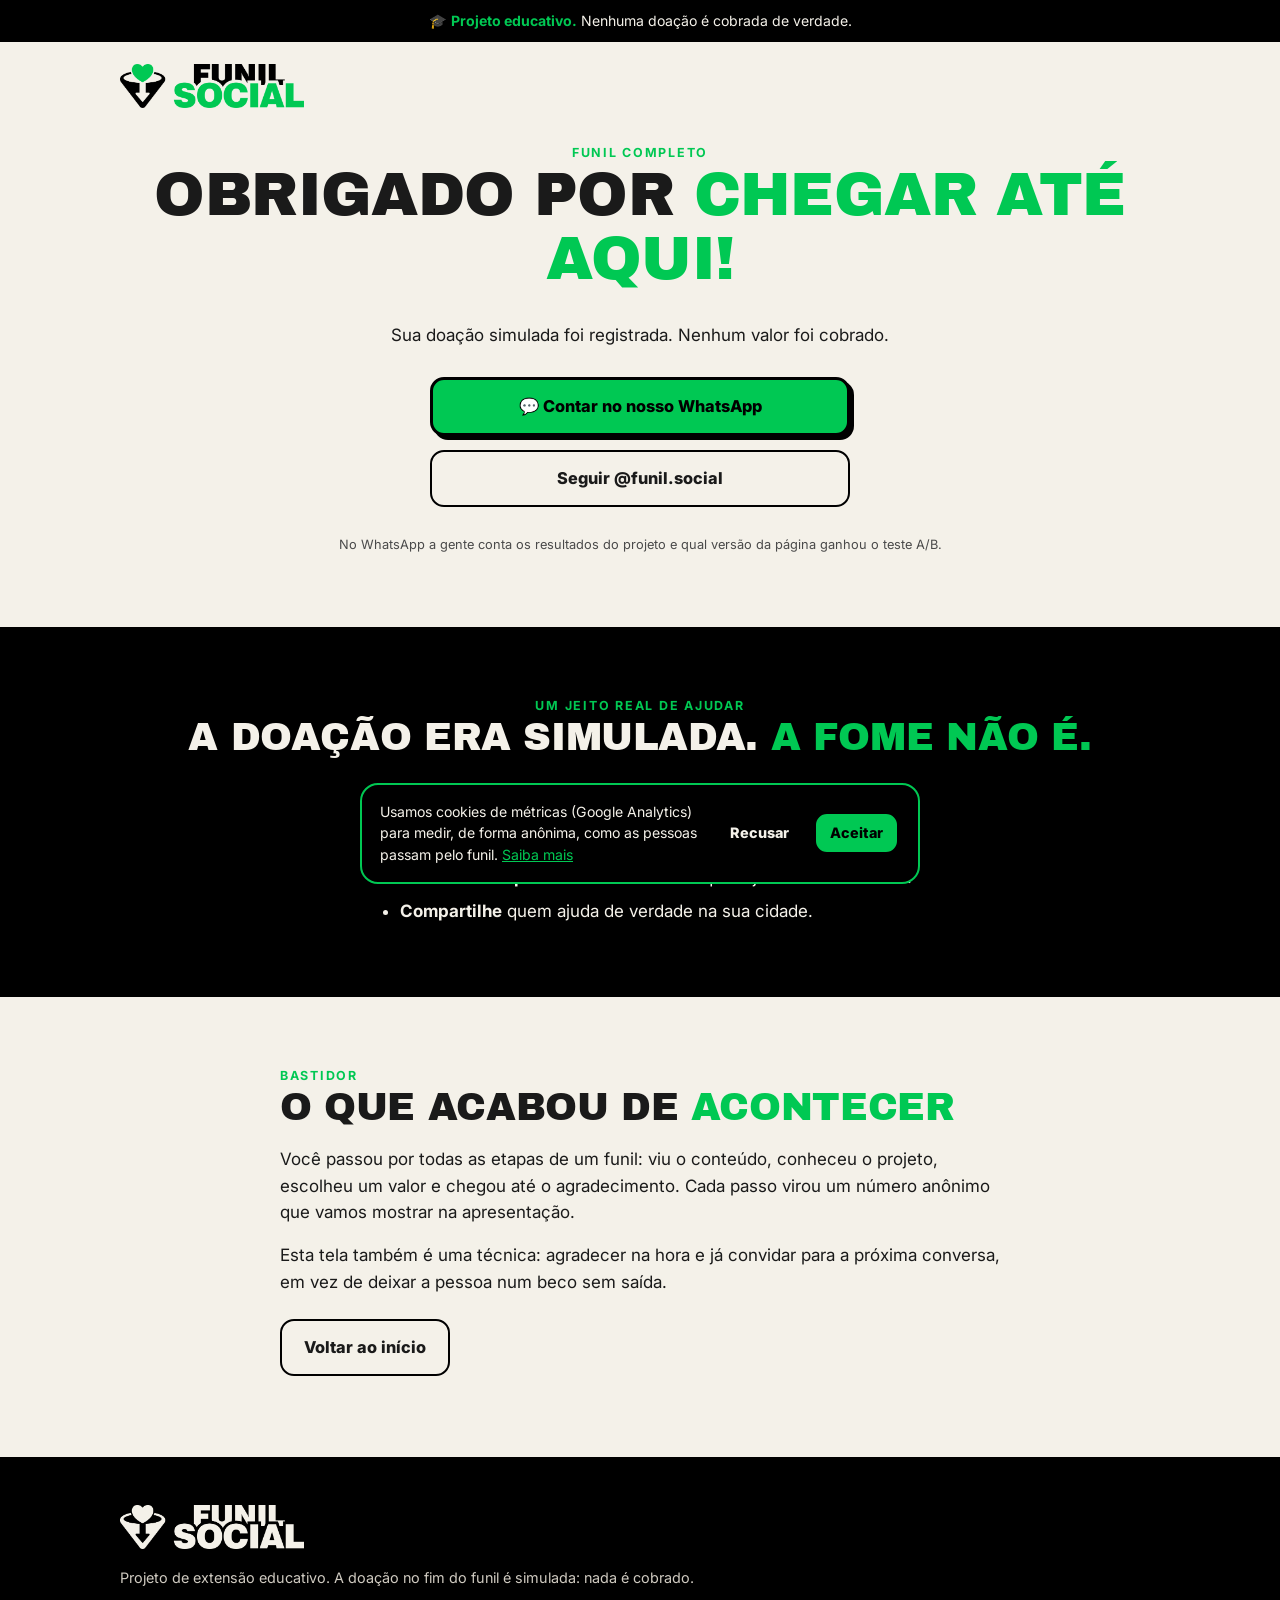
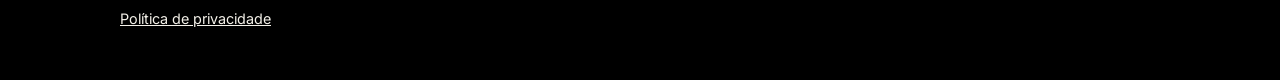
<file: obrigado-doacao.html>
<!doctype html>
<html lang="pt-BR">
<head>
  <meta charset="utf-8">
  <meta name="viewport" content="width=device-width, initial-scale=1">
  <title>Obrigado pela doação simulada | Funil Social</title>
  <meta name="robots" content="noindex">
  <meta name="theme-color" content="#000000">
  <link rel="icon" href="assets/icone.png">
  <link rel="preconnect" href="https://fonts.googleapis.com">
  <link rel="preconnect" href="https://fonts.gstatic.com" crossorigin>
  <link href="https://fonts.googleapis.com/css2?family=Archivo+Black&family=Inter:wght@400;500;600;700;800&display=swap" rel="stylesheet">
  <link rel="stylesheet" href="assets/style.css">
  <script src="assets/config.js"></script>
  <script src="assets/tracking.js"></script>
  <script src="assets/ab.js"></script>
</head>
<body>
  <div class="aviso">🎓 <strong>Projeto educativo.</strong> Nenhuma doação é cobrada de verdade.</div>

  <header class="topo">
    <div class="wrap"><a href="index.html"><img src="assets/logo-h.png" alt="Funil Social" width="217" height="52"></a></div>
  </header>

  <main>
    <section class="wrap obrigado">
      <span class="selo verde">Funil completo</span>
      <h1>Obrigado por <span class="verde">chegar até aqui!</span></h1>
      <p class="sub" id="frase">Sua doação simulada foi registrada. Nenhum valor foi cobrado.</p>
      <p class="miudo" id="email-aviso" hidden>📧 Mandamos um agradecimento para o seu e-mail. Se não aparecer, olhe o spam ou a aba Promoções.</p>

      <div class="acoes">
        <a class="btn" data-wa="Oi! Fiz a doação simulada no Funil Social 💚" data-track="click_whatsapp" data-fb="Contact" target="_blank" rel="noopener">💬 Contar no nosso WhatsApp</a>
        <a class="btn btn-ghost" href="https://instagram.com/funil.social" data-track="click_instagram" target="_blank" rel="noopener">Seguir @funil.social</a>
      </div>
      <p class="miudo">No WhatsApp a gente conta os resultados do projeto e qual versão da página ganhou o teste A/B.</p>
    </section>

    <section class="bloco escuro">
      <div class="wrap centro">
        <span class="selo verde">Um jeito real de ajudar</span>
        <h2>A doação era simulada. <span class="verde">A fome não é.</span></h2>
        <ul class="ajudar">
          <li><strong>Doe alimentos</strong> para um banco de alimentos, uma cozinha solidária ou uma ação da sua igreja ou do seu bairro em Teresina. Pergunte antes o que estão precisando.</li>
          <li><strong>Doe o seu tempo</strong> como voluntário em quem já faz esse trabalho.</li>
          <li><strong>Compartilhe</strong> quem ajuda de verdade na sua cidade.</li>
        </ul>
      </div>
    </section>

    <section class="bloco">
      <div class="wrap" style="max-width:760px">
        <span class="selo verde">Bastidor</span>
        <h2>O que acabou de <span class="verde">acontecer</span></h2>
        <p>Você passou por todas as etapas de um funil: viu o conteúdo, conheceu o projeto, escolheu um valor e chegou até o agradecimento. Cada passo virou um número anônimo que vamos mostrar na apresentação.</p>
        <p>Esta tela também é uma técnica: agradecer na hora e já convidar para a próxima conversa, em vez de deixar a pessoa num beco sem saída.</p>
        <p style="margin-top:24px"><a class="btn btn-ghost" href="index.html">Voltar ao início</a></p>
      </div>
    </section>
  </main>

  <footer>
    <div class="wrap">
      <img src="assets/logo-h-claro.png" alt="Funil Social" width="184" height="44">
      <p>Projeto de extensão educativo. A doação no fim do funil é simulada: nada é cobrado.</p>
      <div class="links"><a href="privacidade.html">Política de privacidade</a></div>
    </div>
  </footer>

  <script>
    (function () {
      var q = new URLSearchParams(location.search);
      var item = q.get("item"), valor = parseInt(q.get("valor"), 10), metodo = q.get("metodo");
      var nome = (q.get("nome") || "").trim().split(/\s+/)[0].slice(0, 30);
      if (nome) {
        document.querySelector("h1").innerHTML = 'Obrigado, <span class="verde"></span>!';
        document.querySelector("h1 .verde").textContent = nome;
        if ((window.FS_CONFIG || {}).BREVO_DOACAO_ACTION) document.getElementById("email-aviso").hidden = false;
      }
      if (!valor || valor < 5) return;
      var oQue = item === "marmita" ? "1 marmita, um almoço quentinho"
        : item === "cesta" ? "1 cesta básica para uma família"
        : Math.floor(valor / 15) >= 1 ? Math.floor(valor / 15) + (Math.floor(valor / 15) === 1 ? " marmita" : " marmitas")
        : "parte de uma marmita";
      var como = metodo === "pix" ? " por PIX" : metodo === "cartao" ? " no cartão" : "";
      document.getElementById("frase").textContent =
        "Se fosse de verdade, os seus R$ " + valor.toLocaleString("pt-BR") + como + " virariam " + oQue + ". Como é uma simulação, nenhum valor foi cobrado.";
    })();
  </script>
</body>
</html>
</file>
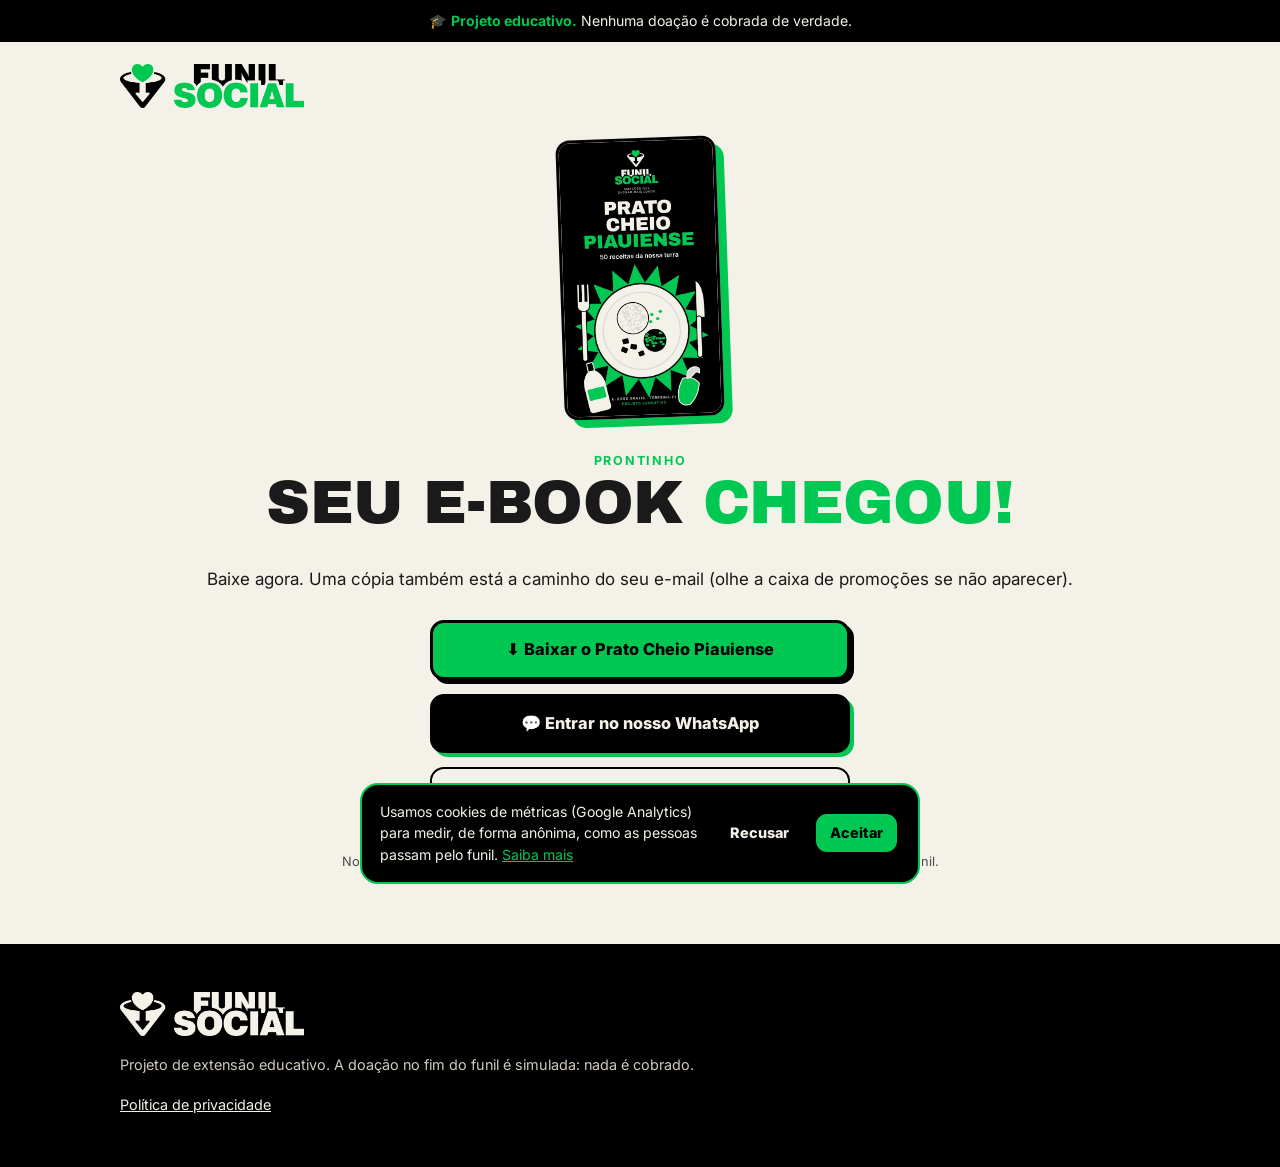
<file: obrigado.html>
<!doctype html>
<html lang="pt-BR">
<head>
  <meta charset="utf-8">
  <meta name="viewport" content="width=device-width, initial-scale=1">
  <title>Seu e-book chegou | Funil Social</title>
  <meta name="robots" content="noindex">
  <meta name="theme-color" content="#000000">
  <link rel="icon" href="assets/icone.png">
  <link rel="preconnect" href="https://fonts.googleapis.com">
  <link rel="preconnect" href="https://fonts.gstatic.com" crossorigin>
  <link href="https://fonts.googleapis.com/css2?family=Archivo+Black&family=Inter:wght@400;500;600;700;800&display=swap" rel="stylesheet">
  <link rel="stylesheet" href="assets/style.css">
  <script src="assets/config.js"></script>
  <script src="assets/tracking.js"></script>
</head>
<body>
  <div class="aviso">🎓 <strong>Projeto educativo.</strong> Nenhuma doação é cobrada de verdade.</div>

  <header class="topo">
    <div class="wrap"><a href="index.html"><img src="assets/logo-h.png" alt="Funil Social" width="217" height="52"></a></div>
  </header>

  <main class="wrap obrigado">
    <img class="capa" src="assets/capa-ebook.jpg" alt="Capa do e-book Prato Cheio Piauiense" width="540" height="960">
    <span class="selo verde">Prontinho</span>
    <h1 id="titulo">Seu <span class="nw">e-book</span> <span class="verde">chegou!</span></h1>
    <p class="sub">Baixe agora. Uma cópia também está a caminho do seu e-mail (olhe a caixa de promoções se não aparecer).</p>

    <div class="acoes">
      <a class="btn" id="baixar" href="ebook/prato-cheio-piauiense.pdf" download data-track="file_download">⬇ Baixar o Prato Cheio Piauiense</a>
      <a class="btn btn-escuro" data-wa="Oi! Baixei o e-book Prato Cheio Piauiense 🍲" data-track="click_whatsapp" data-fb="Contact" target="_blank" rel="noopener">💬 Entrar no nosso WhatsApp</a>
      <a class="btn btn-ghost" href="https://instagram.com/funil.social" data-track="click_instagram" target="_blank" rel="noopener">Seguir @funil.social</a>
    </div>

    <p class="miudo">No WhatsApp você recebe dicas, bastidores do projeto e o convite para a próxima etapa do funil.</p>
  </main>

  <footer>
    <div class="wrap">
      <img src="assets/logo-h-claro.png" alt="Funil Social" width="184" height="44">
      <p>Projeto de extensão educativo. A doação no fim do funil é simulada: nada é cobrado.</p>
      <div class="links"><a href="privacidade.html">Política de privacidade</a></div>
    </div>
  </footer>

  <script>
    var nome = new URLSearchParams(location.search).get("nome");
    if (nome) {
      var h = document.getElementById("titulo");
      h.textContent = nome.slice(0, 30) + ", seu ";
      var e = document.createElement("span"); e.className = "nw"; e.textContent = "e-book";
      var s = document.createElement("span"); s.className = "verde"; s.textContent = "chegou!";
      h.append(e, " ", s);
    }
    document.getElementById("baixar").href = (window.FS_CONFIG || {}).EBOOK_URL || "ebook/prato-cheio-piauiense.pdf";
  </script>
</body>
</html>
</file>
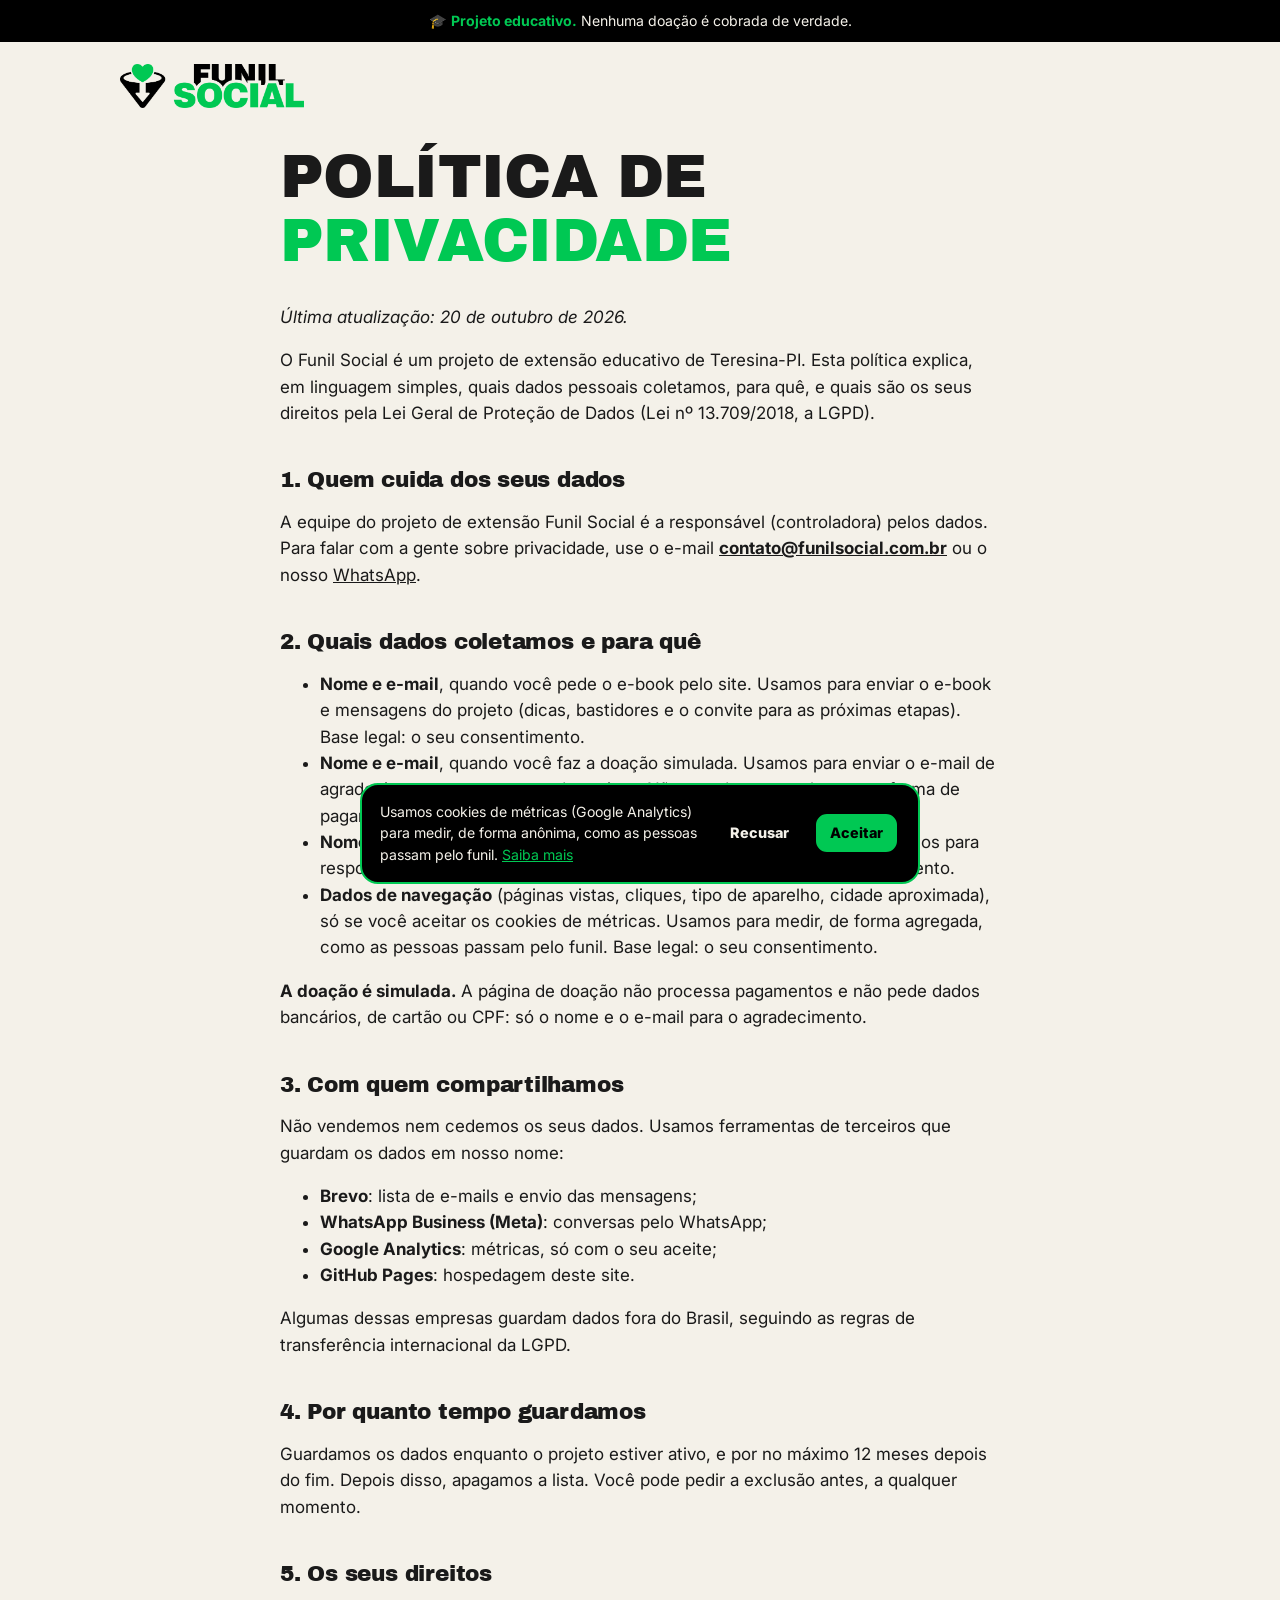
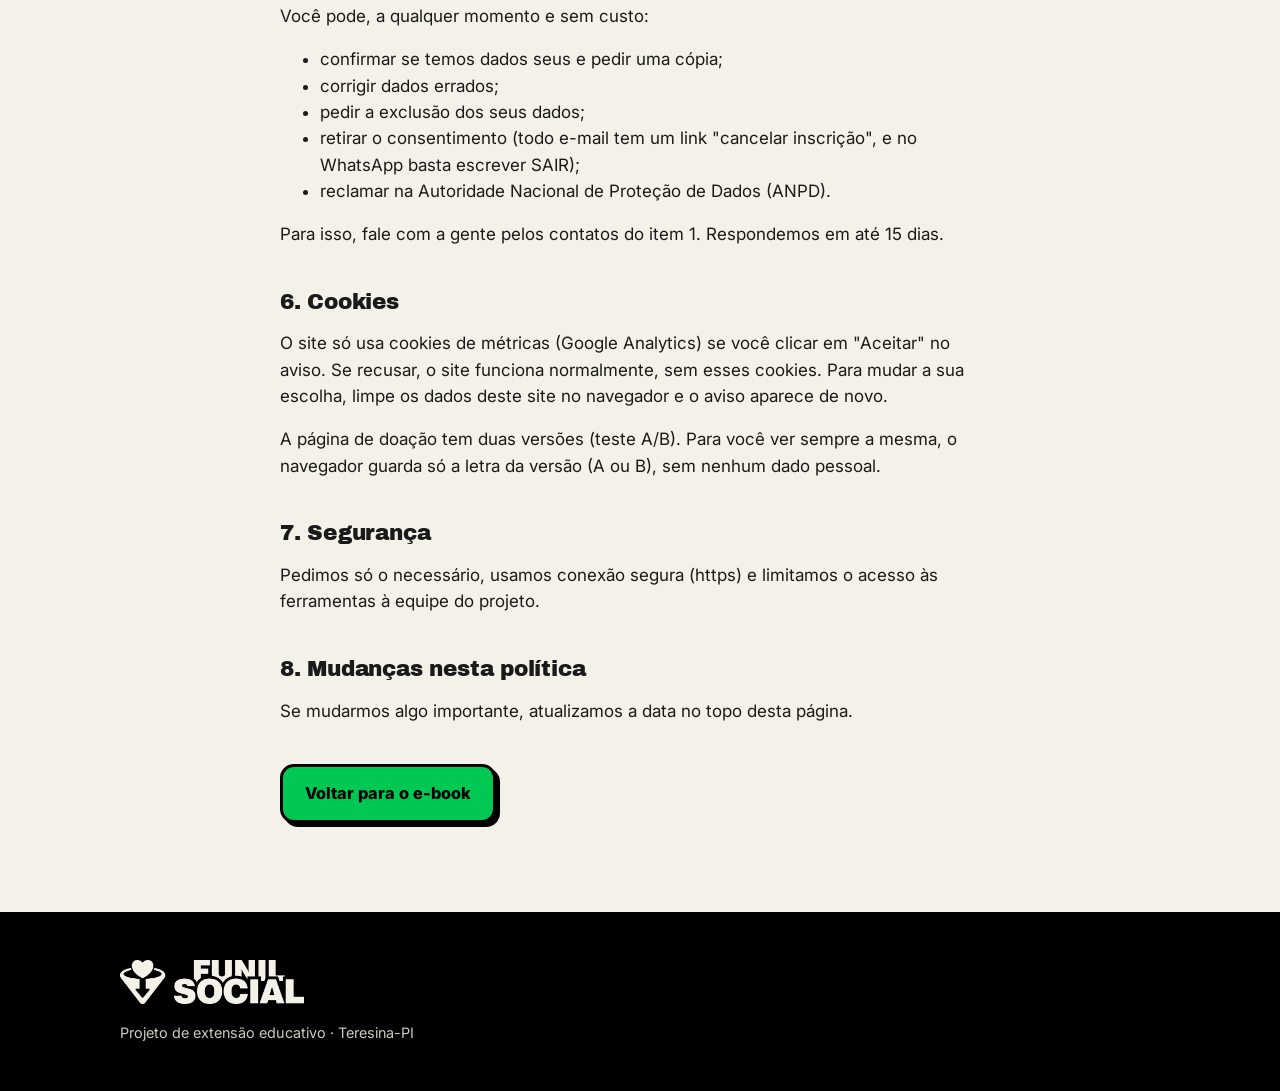
<file: privacidade.html>
<!doctype html>
<html lang="pt-BR">
<head>
  <meta charset="utf-8">
  <meta name="viewport" content="width=device-width, initial-scale=1">
  <title>Política de privacidade | Funil Social</title>
  <meta name="theme-color" content="#000000">
  <link rel="icon" href="assets/icone.png">
  <link rel="preconnect" href="https://fonts.googleapis.com">
  <link rel="preconnect" href="https://fonts.gstatic.com" crossorigin>
  <link href="https://fonts.googleapis.com/css2?family=Archivo+Black&family=Inter:wght@400;500;600;700;800&display=swap" rel="stylesheet">
  <link rel="stylesheet" href="assets/style.css">
  <script src="assets/config.js"></script>
  <script src="assets/tracking.js"></script>
</head>
<body>
  <div class="aviso">🎓 <strong>Projeto educativo.</strong> Nenhuma doação é cobrada de verdade.</div>

  <header class="topo">
    <div class="wrap"><a href="index.html"><img src="assets/logo-h.png" alt="Funil Social" width="217" height="52"></a></div>
  </header>

  <main class="texto">
    <h1>Política de <span class="verde">privacidade</span></h1>
    <p><em>Última atualização: 20 de outubro de 2026.</em></p>

    <p>O Funil Social é um projeto de extensão educativo de Teresina-PI. Esta política explica, em linguagem simples, quais dados pessoais coletamos, para quê, e quais são os seus direitos pela Lei Geral de Proteção de Dados (Lei nº 13.709/2018, a LGPD).</p>

    <h2>1. Quem cuida dos seus dados</h2>
    <p>A equipe do projeto de extensão Funil Social é a responsável (controladora) pelos dados. Para falar com a gente sobre privacidade, use o e-mail <a href="mailto:contato@funilsocial.com.br"><strong>contato@funilsocial.com.br</strong></a> ou o nosso <a data-wa="Oi! Tenho uma dúvida sobre os meus dados." target="_blank" rel="noopener">WhatsApp</a>.</p>

    <h2>2. Quais dados coletamos e para quê</h2>
    <ul>
      <li><strong>Nome e e-mail</strong>, quando você pede o e-book pelo site. Usamos para enviar o e-book e mensagens do projeto (dicas, bastidores e o convite para as próximas etapas). Base legal: o seu consentimento.</li>
      <li><strong>Nome e e-mail</strong>, quando você faz a doação simulada. Usamos para enviar o e-mail de agradecimento e mensagens do projeto. Não guardamos o valor nem a forma de pagamento escolhidos. Base legal: o seu consentimento.</li>
      <li><strong>Nome e número de WhatsApp</strong>, quando você fala com a gente por lá. Usamos para responder e enviar o material que você pediu. Base legal: o seu consentimento.</li>
      <li><strong>Dados de navegação</strong> (páginas vistas, cliques, tipo de aparelho, cidade aproximada), só se você aceitar os cookies de métricas. Usamos para medir, de forma agregada, como as pessoas passam pelo funil. Base legal: o seu consentimento.</li>
    </ul>
    <p><strong>A doação é simulada.</strong> A página de doação não processa pagamentos e não pede dados bancários, de cartão ou CPF: só o nome e o e-mail para o agradecimento.</p>

    <h2>3. Com quem compartilhamos</h2>
    <p>Não vendemos nem cedemos os seus dados. Usamos ferramentas de terceiros que guardam os dados em nosso nome:</p>
    <ul>
      <li><strong>Brevo</strong>: lista de e-mails e envio das mensagens;</li>
      <li><strong>WhatsApp Business (Meta)</strong>: conversas pelo WhatsApp;</li>
      <li><strong>Google Analytics</strong>: métricas, só com o seu aceite;</li>
      <li><strong>GitHub Pages</strong>: hospedagem deste site.</li>
    </ul>
    <p>Algumas dessas empresas guardam dados fora do Brasil, seguindo as regras de transferência internacional da LGPD.</p>

    <h2>4. Por quanto tempo guardamos</h2>
    <p>Guardamos os dados enquanto o projeto estiver ativo, e por no máximo 12 meses depois do fim. Depois disso, apagamos a lista. Você pode pedir a exclusão antes, a qualquer momento.</p>

    <h2>5. Os seus direitos</h2>
    <p>Você pode, a qualquer momento e sem custo:</p>
    <ul>
      <li>confirmar se temos dados seus e pedir uma cópia;</li>
      <li>corrigir dados errados;</li>
      <li>pedir a exclusão dos seus dados;</li>
      <li>retirar o consentimento (todo e-mail tem um link "cancelar inscrição", e no WhatsApp basta escrever SAIR);</li>
      <li>reclamar na Autoridade Nacional de Proteção de Dados (ANPD).</li>
    </ul>
    <p>Para isso, fale com a gente pelos contatos do item 1. Respondemos em até 15 dias.</p>

    <h2>6. Cookies</h2>
    <p>O site só usa cookies de métricas (Google Analytics) se você clicar em "Aceitar" no aviso. Se recusar, o site funciona normalmente, sem esses cookies. Para mudar a sua escolha, limpe os dados deste site no navegador e o aviso aparece de novo.</p>
    <p>A página de doação tem duas versões (teste A/B). Para você ver sempre a mesma, o navegador guarda só a letra da versão (A ou B), sem nenhum dado pessoal.</p>

    <h2>7. Segurança</h2>
    <p>Pedimos só o necessário, usamos conexão segura (https) e limitamos o acesso às ferramentas à equipe do projeto.</p>

    <h2>8. Mudanças nesta política</h2>
    <p>Se mudarmos algo importante, atualizamos a data no topo desta página.</p>

    <p style="margin-top:40px"><a class="btn" href="e-book.html">Voltar para o e-book</a></p>
  </main>

  <footer>
    <div class="wrap">
      <img src="assets/logo-h-claro.png" alt="Funil Social" width="184" height="44">
      <p>Projeto de extensão educativo · Teresina-PI</p>
    </div>
  </footer>
</body>
</html>
</file>
<file: assets/style.css>
:root {
  --off: #F4F1E9;
  --verde: #00C853;
  --preto: #000000;
  --cinza: #D8D8D8;
  --texto: #1a1a1a;
  --suave: #4a4a4a;
  --raio: 18px;
  --max: 1080px;
}

* { box-sizing: border-box; }
html { scroll-behavior: smooth; }
body {
  margin: 0;
  background: var(--off);
  color: var(--texto);
  font: 17px/1.55 "Inter", system-ui, -apple-system, "Segoe UI", sans-serif;
  -webkit-font-smoothing: antialiased;
}
img { max-width: 100%; height: auto; display: block; }
a { color: inherit; }
h1, h2, h3 {
  font-family: "Archivo Black", "Inter", sans-serif;
  font-weight: 400;
  line-height: 1.05;
  letter-spacing: -0.01em;
  margin: 0 0 .5em;
}
h1 { font-size: clamp(2.3rem, 6vw, 3.8rem); text-transform: uppercase; }
h2 { font-size: clamp(1.7rem, 4vw, 2.4rem); text-transform: uppercase; }
h3 { font-size: 1.15rem; }
.verde { color: var(--verde); }
.nw { white-space: nowrap; }
.wrap { max-width: var(--max); margin: 0 auto; padding: 0 20px; }
.selo {
  display: inline-block;
  font-size: .78rem;
  font-weight: 700;
  letter-spacing: .14em;
  text-transform: uppercase;
}

/* Faixa do aviso educativo */
.aviso {
  background: var(--preto);
  color: var(--off);
  text-align: center;
  font-size: .88rem;
  padding: 10px 16px;
}
.aviso strong { color: var(--verde); }

/* Topo */
.topo { padding: 22px 0 6px; }
.topo img { height: 52px; width: auto; }
footer img, .topo img { height: 44px; }

/* Hero */
.hero { padding: 28px 0 64px; }
.hero-grid {
  display: grid;
  grid-template-columns: 1.1fr .9fr;
  gap: 48px;
  align-items: center;
}
.hero p.sub { font-size: 1.15rem; color: var(--suave); max-width: 34em; }
.capa {
  justify-self: center;
  width: min(330px, 80vw);
  border-radius: 14px;
  box-shadow: 14px 14px 0 var(--verde);
  border: 3px solid var(--preto);
  transform: rotate(2deg);
}
.lista-rapida { list-style: none; padding: 0; margin: 18px 0 26px; }
.lista-rapida li { padding-left: 30px; position: relative; margin: 6px 0; font-weight: 500; }
.lista-rapida li::before {
  content: ""; position: absolute; left: 0; top: .35em;
  width: 18px; height: 18px; border-radius: 50%;
  background: var(--verde) url("data:image/svg+xml,%3Csvg xmlns='http://www.w3.org/2000/svg' viewBox='0 0 24 24'%3E%3Cpath d='M6 12.5l4 4 8-9' fill='none' stroke='%23000' stroke-width='3' stroke-linecap='round' stroke-linejoin='round'/%3E%3C/svg%3E") center/14px no-repeat;
}

/* Formulário */
.card {
  background: #fff;
  border: 3px solid var(--preto);
  border-radius: var(--raio);
  padding: 24px;
  box-shadow: 8px 8px 0 var(--preto);
  max-width: 480px;
}
.abas { display: flex; gap: 8px; margin-bottom: 16px; }
.aba {
  flex: 1;
  font: inherit; font-weight: 700;
  padding: 10px; border-radius: 12px;
  border: 2px solid var(--preto);
  background: var(--off); cursor: pointer;
}
.aba[aria-selected="true"] { background: var(--preto); color: var(--off); }
label { display: block; font-weight: 600; font-size: .92rem; margin: 12px 0 6px; }
input[type=text], input[type=email], input[type=tel] {
  width: 100%;
  font: inherit;
  padding: 13px 14px;
  border: 2px solid var(--preto);
  border-radius: 12px;
  background: var(--off);
}
input:focus-visible, .btn:focus-visible, .aba:focus-visible { outline: 3px solid var(--verde); outline-offset: 2px; }
.consent { display: flex; gap: 10px; align-items: flex-start; font-weight: 400; font-size: .85rem; color: var(--suave); margin-top: 16px; }
.consent input { margin-top: 3px; width: 18px; height: 18px; accent-color: var(--verde); flex: none; }
.hp { position: absolute; left: -9999px; }
.erro { color: #b00020; font-size: .88rem; min-height: 1.2em; margin: 8px 0 0; }
.miudo { font-size: .8rem; color: var(--suave); margin: 10px 0 0; }

.btn {
  display: inline-flex; align-items: center; justify-content: center; gap: 8px;
  font: inherit; font-weight: 800; font-size: 1.02rem;
  text-decoration: none; text-align: center;
  background: var(--verde); color: var(--preto);
  border: 3px solid var(--preto);
  border-radius: 14px;
  padding: 14px 22px;
  cursor: pointer;
  box-shadow: 4px 4px 0 var(--preto);
  transition: transform .08s, box-shadow .08s;
}
.btn:hover { transform: translate(-1px, -1px); box-shadow: 5px 5px 0 var(--preto); }
.btn:active { transform: translate(3px, 3px); box-shadow: 1px 1px 0 var(--preto); }
.btn[disabled] { opacity: .6; cursor: wait; }
.btn-full { width: 100%; margin-top: 18px; }
.btn-ghost { background: transparent; color: inherit; box-shadow: none; border-width: 2px; }
.btn-escuro { background: var(--preto); color: var(--off); border-color: var(--preto); box-shadow: 4px 4px 0 var(--verde); }

/* Seções */
section.bloco { padding: 64px 0; }
.escuro { background: var(--preto); color: var(--off); }
.escuro .suave, .escuro p { color: #cfcac0; }
.grid-3 { display: grid; grid-template-columns: repeat(3, 1fr); gap: 18px; margin-top: 28px; }
.item {
  border: 2px solid var(--preto);
  border-radius: var(--raio);
  padding: 20px;
  background: #fff;
}
.item .num { font-family: "Archivo Black", sans-serif; font-size: 2rem; color: var(--verde); line-height: 1; }
.escuro .item { background: #111; border-color: #333; }

/* Bastidor do funil */
.passos { list-style: none; padding: 0; margin: 28px 0 0; display: grid; grid-template-columns: repeat(5, 1fr); gap: 10px; counter-reset: p; }
.passos li {
  counter-increment: p;
  border: 2px solid #333; border-radius: 14px; padding: 14px; font-size: .92rem; background: #111;
}
.passos li::before { content: counter(p); display: block; font-family: "Archivo Black"; font-size: 1.6rem; color: #666; }
.passos li.aqui { border-color: var(--verde); background: var(--verde); color: var(--preto); font-weight: 700; }
.passos li.aqui::before { color: var(--preto); }

/* FAQ */
details { border-bottom: 2px solid var(--preto); padding: 16px 0; }
details summary { font-weight: 700; cursor: pointer; list-style: none; display: flex; justify-content: space-between; gap: 12px; }
details summary::after { content: "+"; font-family: "Archivo Black"; color: var(--verde); }
details[open] summary::after { content: "–"; }
details p { margin: 10px 0 0; color: var(--suave); }

/* Rodapé */
footer { background: var(--preto); color: #cfcac0; padding: 48px 0 32px; font-size: .9rem; }
footer img { height: 44px; width: auto; margin-bottom: 18px; }
footer a { color: var(--off); }
footer .links { display: flex; flex-wrap: wrap; gap: 18px; margin: 18px 0; }

/* Banner de cookies */
.cookie {
  position: fixed; left: 16px; right: 16px; bottom: 16px; z-index: 50;
  max-width: 560px; margin: 0 auto;
  background: var(--preto); color: var(--off);
  border: 2px solid var(--verde); border-radius: var(--raio);
  padding: 16px 18px; font-size: .88rem;
  display: flex; gap: 14px; align-items: center; flex-wrap: wrap;
}
.cookie p { margin: 0; flex: 1 1 260px; }
.cookie a { color: var(--verde); }
.cookie-btns { display: flex; gap: 8px; }
.cookie .btn { padding: 8px 14px; font-size: .9rem; box-shadow: none; }

/* Páginas de texto (privacidade) */
.texto { max-width: 760px; padding: 32px 20px 72px; margin: 0 auto; }
.texto h2 { font-size: 1.35rem; margin-top: 2em; text-transform: none; }

/* Obrigado */
.obrigado { text-align: center; padding-top: 24px; padding-bottom: 72px; }
.obrigado .acoes { display: flex; flex-direction: column; gap: 14px; align-items: center; margin: 28px auto; max-width: 420px; }
.obrigado .acoes .btn { width: 100%; }
.obrigado .capa { margin: 0 auto 28px; width: 160px; transform: rotate(-2deg); box-shadow: 8px 8px 0 var(--verde); }

@media (max-width: 860px) {
  .hero-grid { grid-template-columns: 1fr; gap: 32px; }
  .hero-grid .capa { order: -1; width: 150px; box-shadow: 8px 8px 0 var(--verde); }
  .hero { padding-top: 12px; }
  .grid-3 { grid-template-columns: 1fr; }
  .passos { grid-template-columns: 1fr; }
  .card { max-width: none; }
}

/* Doação (simulada) com teste A/B */
[data-ab="a"] .so-b, [data-ab="b"] .so-a { display: none !important; }
.doar-grid { display: grid; grid-template-columns: 1fr 1fr; gap: 56px; align-items: center; }
.doar-grid > * { min-width: 0; }
.doar h1 { margin-top: .2em; }
.card-doar { max-width: 520px; justify-self: end; width: 100%; scroll-margin-top: 16px; }
.doar .sub { font-size: 1.1rem; color: var(--suave); max-width: 30em; margin-bottom: 28px; }
.tres-passos { list-style: none; padding: 0; margin: 0 0 28px; display: grid; gap: 18px; }
.tres-passos li { display: flex; gap: 16px; align-items: flex-start; }
.tres-passos .n, .funil .n, .etapa .n {
  flex: none; display: inline-grid; place-items: center; width: 40px; height: 40px; border-radius: 50%;
  font-family: "Archivo Black", sans-serif; font-size: 1.05rem; background: var(--preto); color: var(--off);
}
.tres-passos strong { display: block; font-size: 1.02rem; }
.tres-passos span { color: var(--suave); font-size: .95rem; }
.garantias { list-style: none; padding: 18px 0 0; margin: 0; display: flex; flex-wrap: wrap; gap: 10px 22px; border-top: 2px solid var(--preto); }
.garantias li { padding-left: 26px; position: relative; font-weight: 600; font-size: .92rem; }
.garantias li::before {
  content: ""; position: absolute; left: 0; top: .15em; width: 18px; height: 18px; border-radius: 50%;
  background: var(--verde) url("data:image/svg+xml,%3Csvg xmlns='http://www.w3.org/2000/svg' viewBox='0 0 24 24'%3E%3Cpath d='M6 12.5l4 4 8-9' fill='none' stroke='%23000' stroke-width='3' stroke-linecap='round' stroke-linejoin='round'/%3E%3C/svg%3E") center/14px no-repeat;
}
.card-titulo { font-size: 1.2rem; text-transform: uppercase; margin-bottom: 16px; }
.opcoes { display: grid; gap: 12px; }
.opcao { display: flex; gap: 14px; align-items: center; margin: 0; padding: 16px; border: 2px solid var(--preto); border-radius: 14px; background: var(--off); cursor: pointer; font-weight: 400; }
.opcao input { width: 20px; height: 20px; accent-color: var(--preto); flex: none; margin: 0; }
.opcao:has(input:checked) { background: var(--verde); box-shadow: 4px 4px 0 var(--preto); }
.opcao:has(input:focus-visible) { outline: 3px solid var(--verde); outline-offset: 2px; }
.opcao-corpo > span { display: flex; flex-direction: column; gap: 2px; }
.opcao .grande { font-family: "Archivo Black", sans-serif; font-weight: 400; font-size: 1.35rem; line-height: 1.1; }
.opcao .peq { font-size: .88rem; color: var(--suave); }
.opcao:has(input:checked) .peq { color: var(--preto); }
.livre label { margin-top: 4px; }
.campo-reais { display: flex; align-items: center; gap: 8px; }
.campo-reais span { font-weight: 800; }
.campo-reais input { max-width: 180px; }
.impacto { font-weight: 700; margin: 8px 0 0; min-height: 1.3em; }
.resumo { margin: 0 0 14px; }
.link { background: none; border: 0; padding: 0; font: inherit; text-decoration: underline; cursor: pointer; color: var(--suave); }
.alerta { background: var(--off); border: 2px dashed var(--preto); border-radius: 12px; padding: 10px 12px; font-size: .9rem; margin: 0 0 16px; }
.centro { text-align: center; }
.qr, .cartao-demo { position: relative; margin: 6px auto 0; }
.qr { width: 190px; padding: 12px; background: #fff; border: 2px solid var(--preto); border-radius: 12px; }
.qr svg { display: block; width: 100%; height: auto; opacity: .35; }
.carimbo {
  position: absolute; left: 50%; top: 50%; transform: translate(-50%, -50%) rotate(-14deg);
  font-family: "Archivo Black", sans-serif; font-size: 1.15rem; letter-spacing: .06em;
  background: var(--verde); color: var(--preto); border: 3px solid var(--preto); border-radius: 8px; padding: 4px 10px; white-space: nowrap;
}
.copia { display: flex; gap: 8px; align-items: center; margin-top: 14px; }
.copia code { flex: 1; min-width: 0; overflow: hidden; text-overflow: ellipsis; white-space: nowrap; font-size: .8rem; background: var(--off); border: 2px solid var(--cinza); border-radius: 10px; padding: 10px; }
.copia .btn { padding: 8px 14px; font-size: .9rem; }
.cartao-demo { display: flex; flex-direction: column; justify-content: space-between; aspect-ratio: 1.586; max-width: 320px; padding: 18px; border-radius: 16px; background: var(--preto); color: var(--off); font-family: ui-monospace, monospace; margin-bottom: 12px; }
.cartao-demo .chip { width: 38px; height: 28px; border-radius: 6px; background: var(--cinza); }
.cartao-demo .num { font-size: 1.15rem; letter-spacing: .08em; }
.cartao-demo .linha { display: flex; justify-content: space-between; font-size: .72rem; }
.ajudar { text-align: left; max-width: 560px; margin: 0 auto; }
.ajudar li { margin: 8px 0; }
@media (max-width: 860px) {
  .doar-grid { grid-template-columns: 1fr; gap: 20px; }
  .card-doar { justify-self: stretch; max-width: none; }
}

/* Página do projeto */
.topo-flex { display: flex; justify-content: space-between; align-items: center; gap: 20px; }
.menu { display: flex; gap: 26px; font-weight: 600; font-size: .95rem; }
.menu a { text-decoration: none; border-bottom: 2px solid transparent; padding: 4px 0; }
.menu a:hover { border-color: var(--verde); }
.hero-acoes { display: flex; flex-wrap: wrap; gap: 14px; margin: 28px 0 0; }
.centro-flex { justify-content: center; }
.funil { list-style: none; padding: 0; margin: 0; display: grid; gap: 10px; justify-items: center; }
.funil li {
  display: flex; align-items: center; gap: 14px; padding: 12px 18px; border-radius: 14px;
  background: #fff; border: 3px solid var(--preto); font-weight: 700; box-shadow: 6px 6px 0 var(--preto);
}
.funil li:nth-child(1) { width: 100%; }
.funil li:nth-child(2) { width: 90%; }
.funil li:nth-child(3) { width: 80%; }
.funil li:nth-child(4) { width: 70%; }
.funil li:nth-child(5) { width: 60%; }
.funil li.fim { background: var(--verde); }
.cabeca { max-width: 640px; margin-bottom: 36px; }
.cabeca p { margin: 0; }
.etapas { display: grid; grid-template-columns: repeat(5, 1fr); gap: 14px; }
.etapa {
  display: flex; flex-direction: column; gap: 8px; text-decoration: none; color: var(--off);
  background: #111; border: 2px solid #333; border-radius: var(--raio); padding: 20px; transition: border-color .15s, transform .15s;
}
a.etapa:hover { border-color: var(--verde); transform: translateY(-3px); }
.etapa .n { background: var(--verde); color: var(--preto); }
.etapa .fase { font-size: .72rem; font-weight: 700; letter-spacing: .12em; text-transform: uppercase; color: #9a958c; margin-top: 6px; }
.etapa h3 { margin: 0; color: var(--off); }
.escuro .etapa p { margin: 0; font-size: .92rem; flex: 1; }
.etapa .ver { font-weight: 700; font-size: .9rem; color: var(--verde); }
.etapa .ver.mudo { color: #9a958c; }
.tecnicas .item { display: flex; flex-direction: column; gap: 6px; box-shadow: 6px 6px 0 var(--preto); }
.tecnicas .item h3, .tecnicas .item p { margin: 0; }
.tecnicas .item p { color: var(--suave); font-size: .95rem; }
.ico { font-family: "Archivo Black", sans-serif; font-size: 1.6rem; color: var(--verde); line-height: 1; margin-bottom: 6px; }
.ajuda-lista { list-style: none; padding: 0; margin: 0; display: grid; gap: 14px; }
.ajuda-lista li { background: #111; border: 2px solid #333; border-left: 6px solid var(--verde); border-radius: 14px; padding: 16px 18px; color: #cfcac0; }
.ajuda-lista strong { color: var(--off); }
.final .sub { color: var(--suave); font-size: 1.1rem; }
@media (max-width: 1000px) {
  .etapas { grid-template-columns: repeat(2, 1fr); }
}
@media (max-width: 860px) {
  .menu { display: none; }
  .funil li { box-shadow: 4px 4px 0 var(--preto); }
  .hero-grid .funil { order: 0; }
}
@media (max-width: 520px) {
  .etapas { grid-template-columns: 1fr; }
  .hero-acoes .btn { width: 100%; }
}
@media (max-width: 860px) {
  .tres-passos { display: none; }
  .doar .sub { margin-bottom: 18px; }
  .garantias { border-top: 0; padding-top: 0; }
}
</file>
